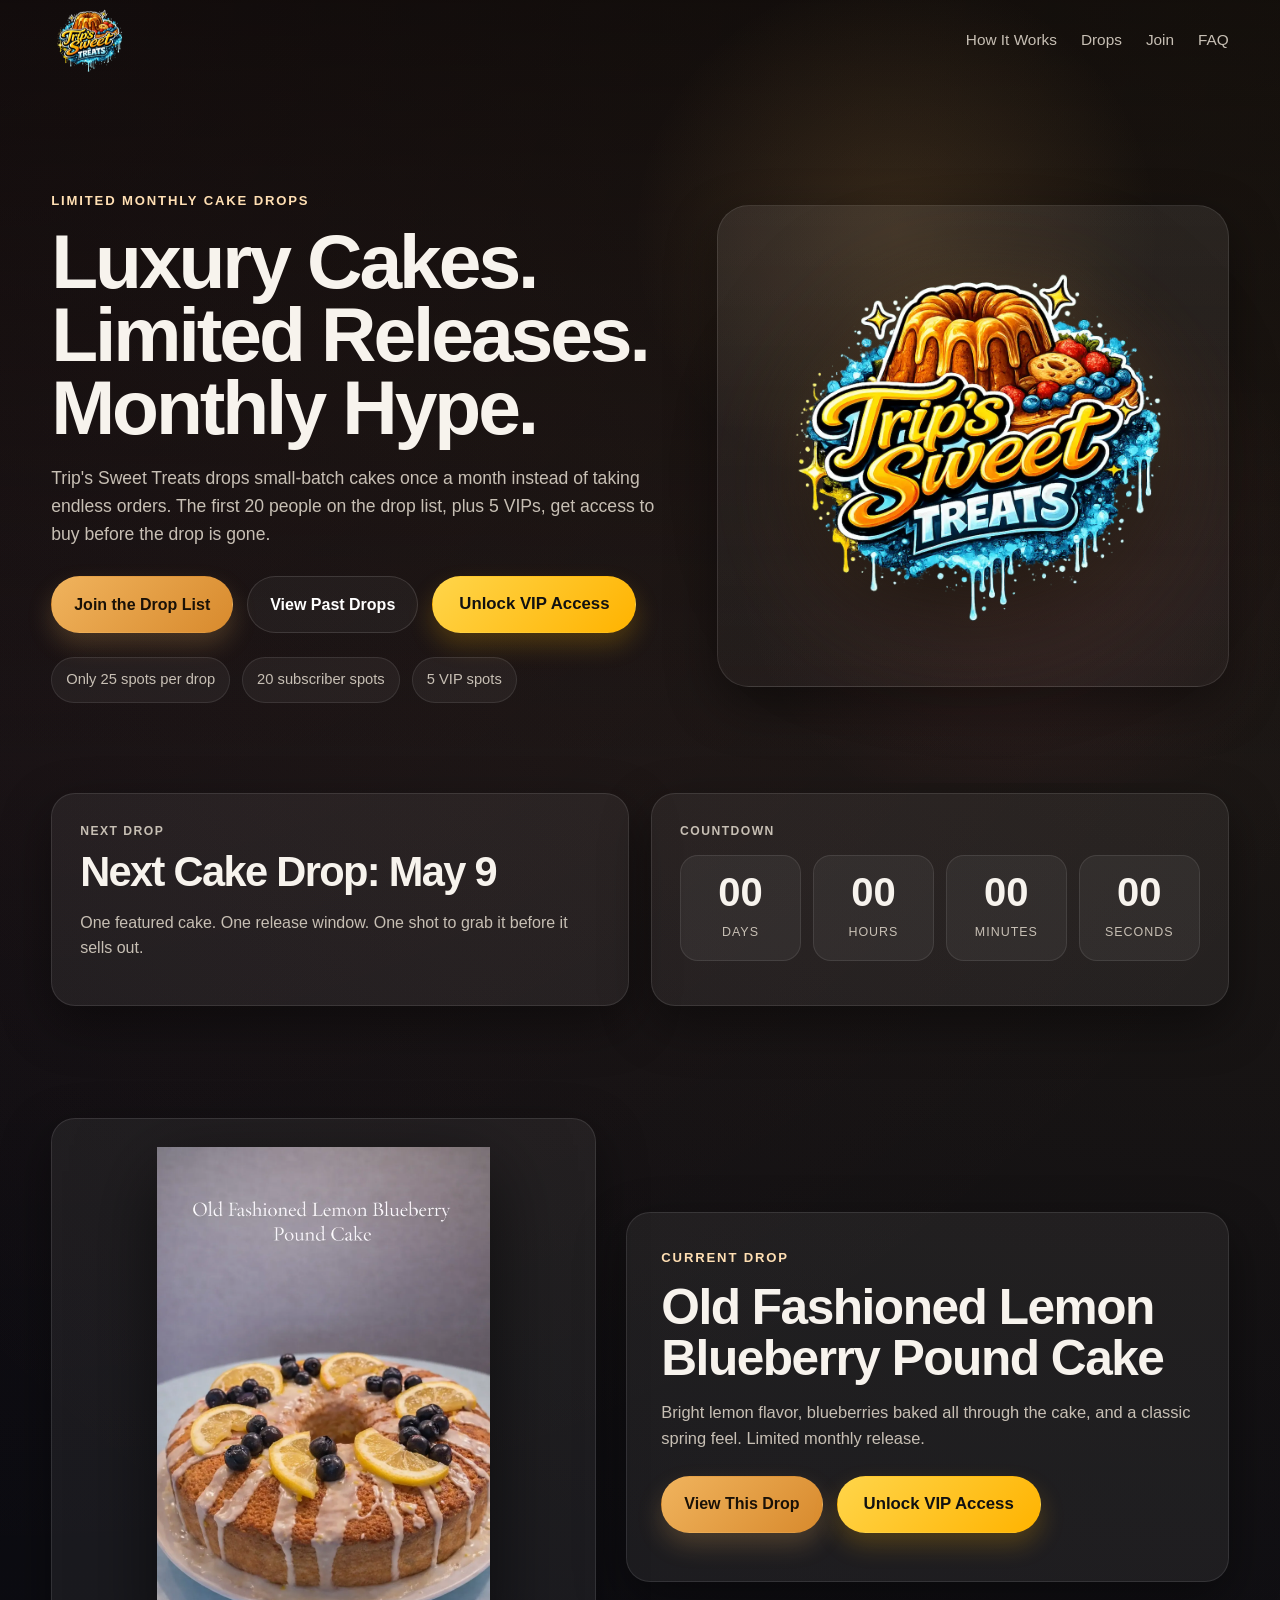
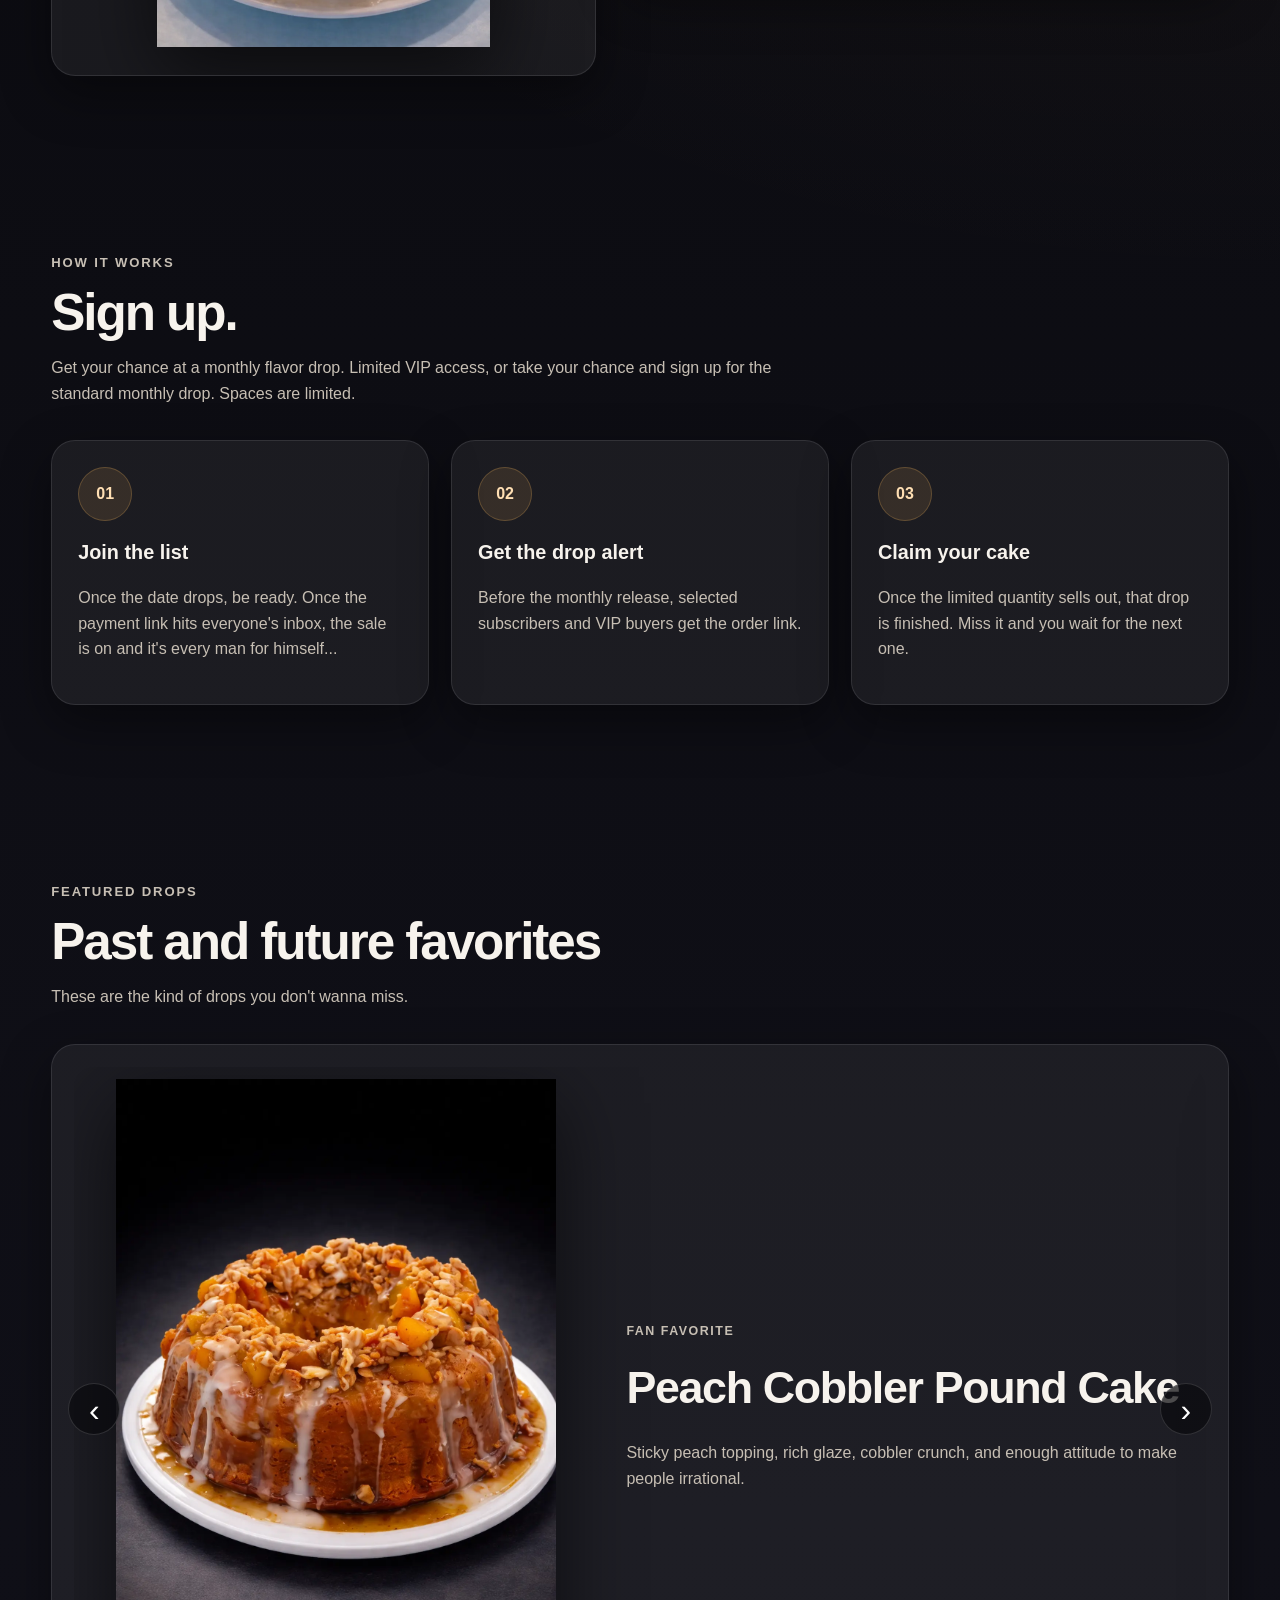
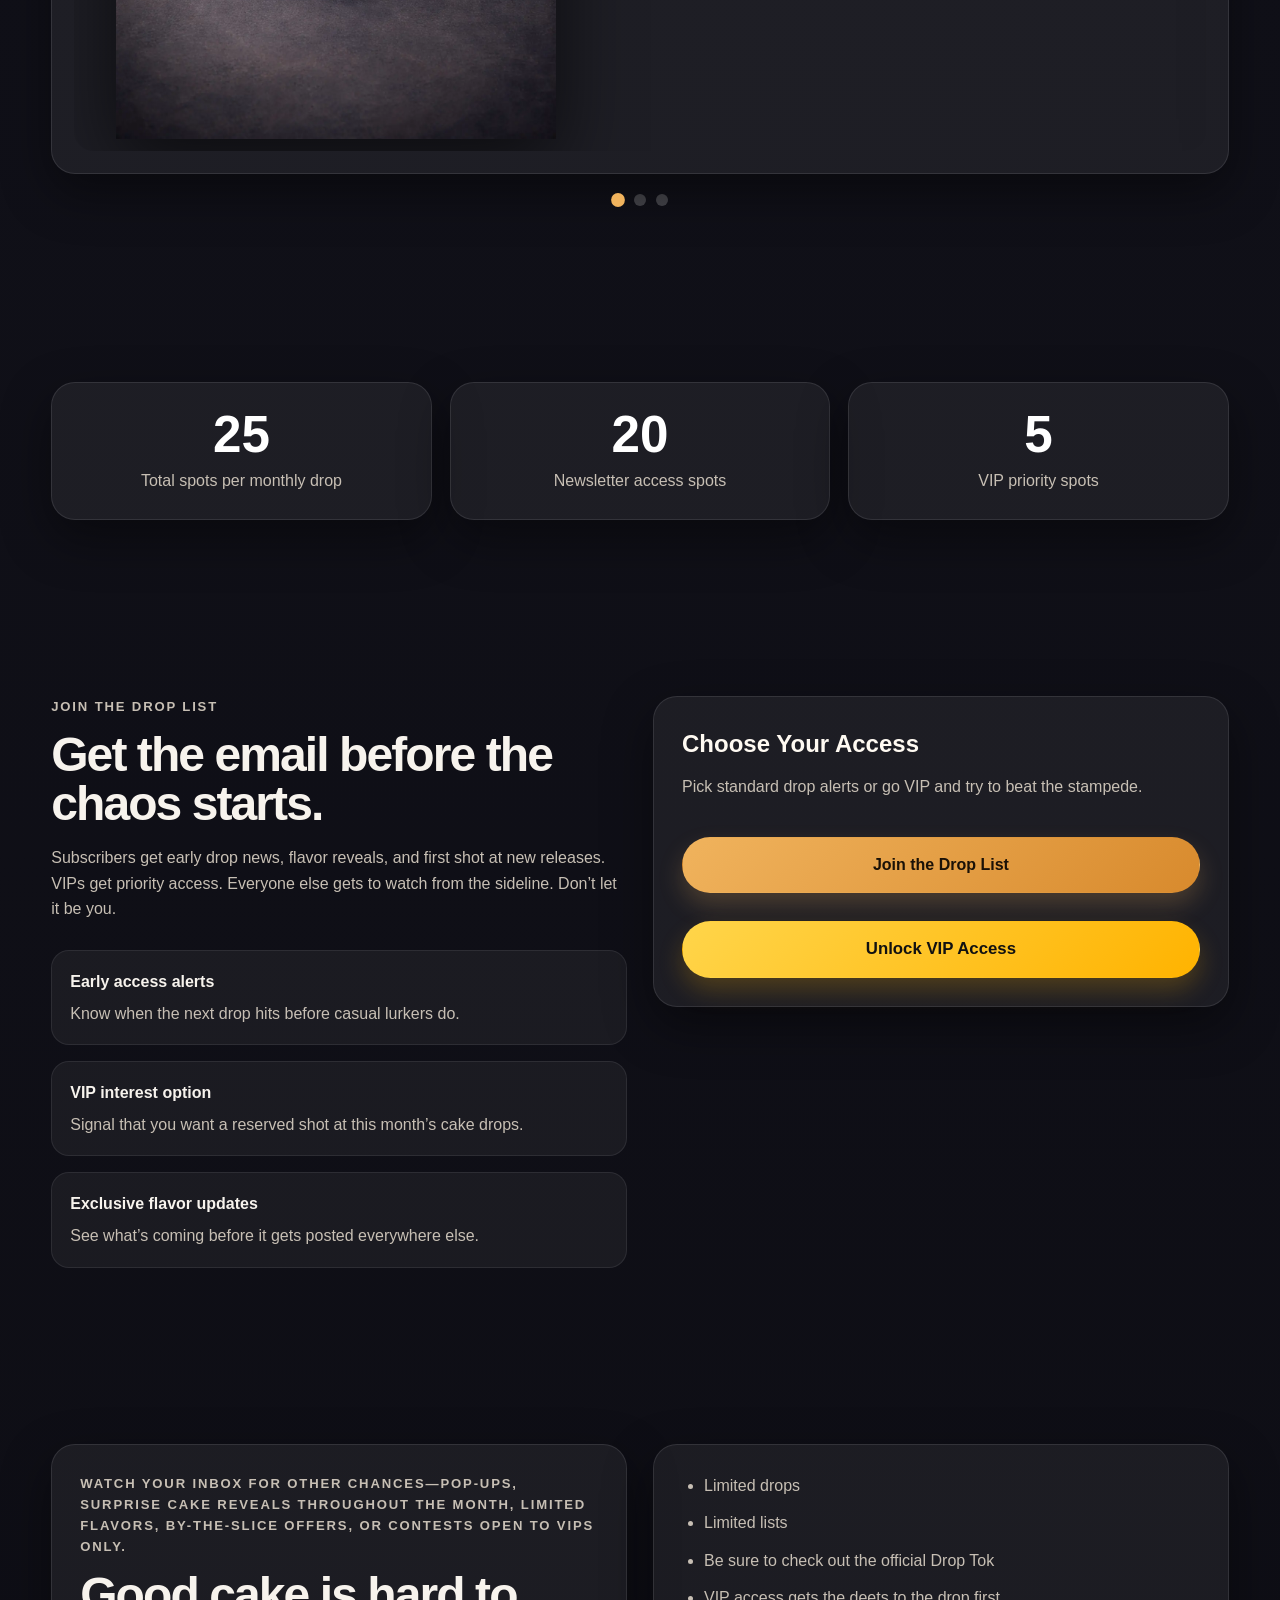
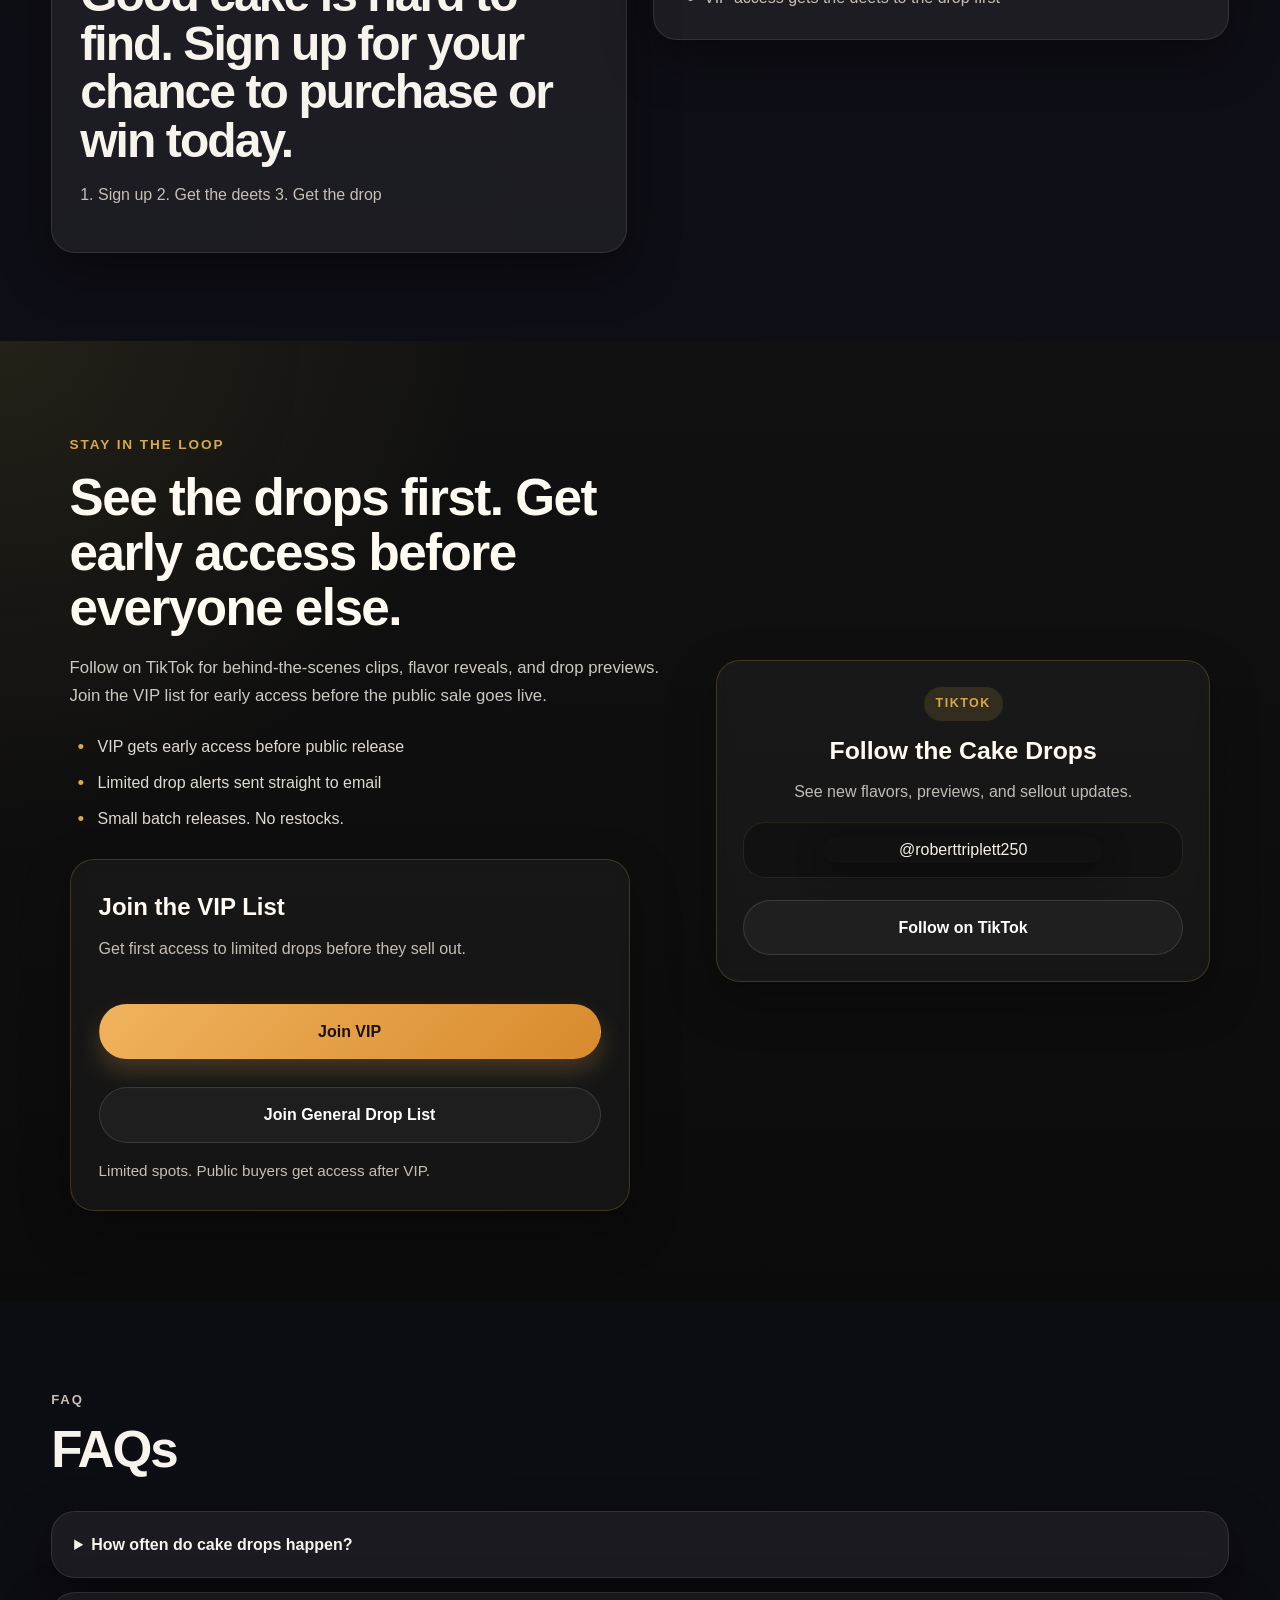
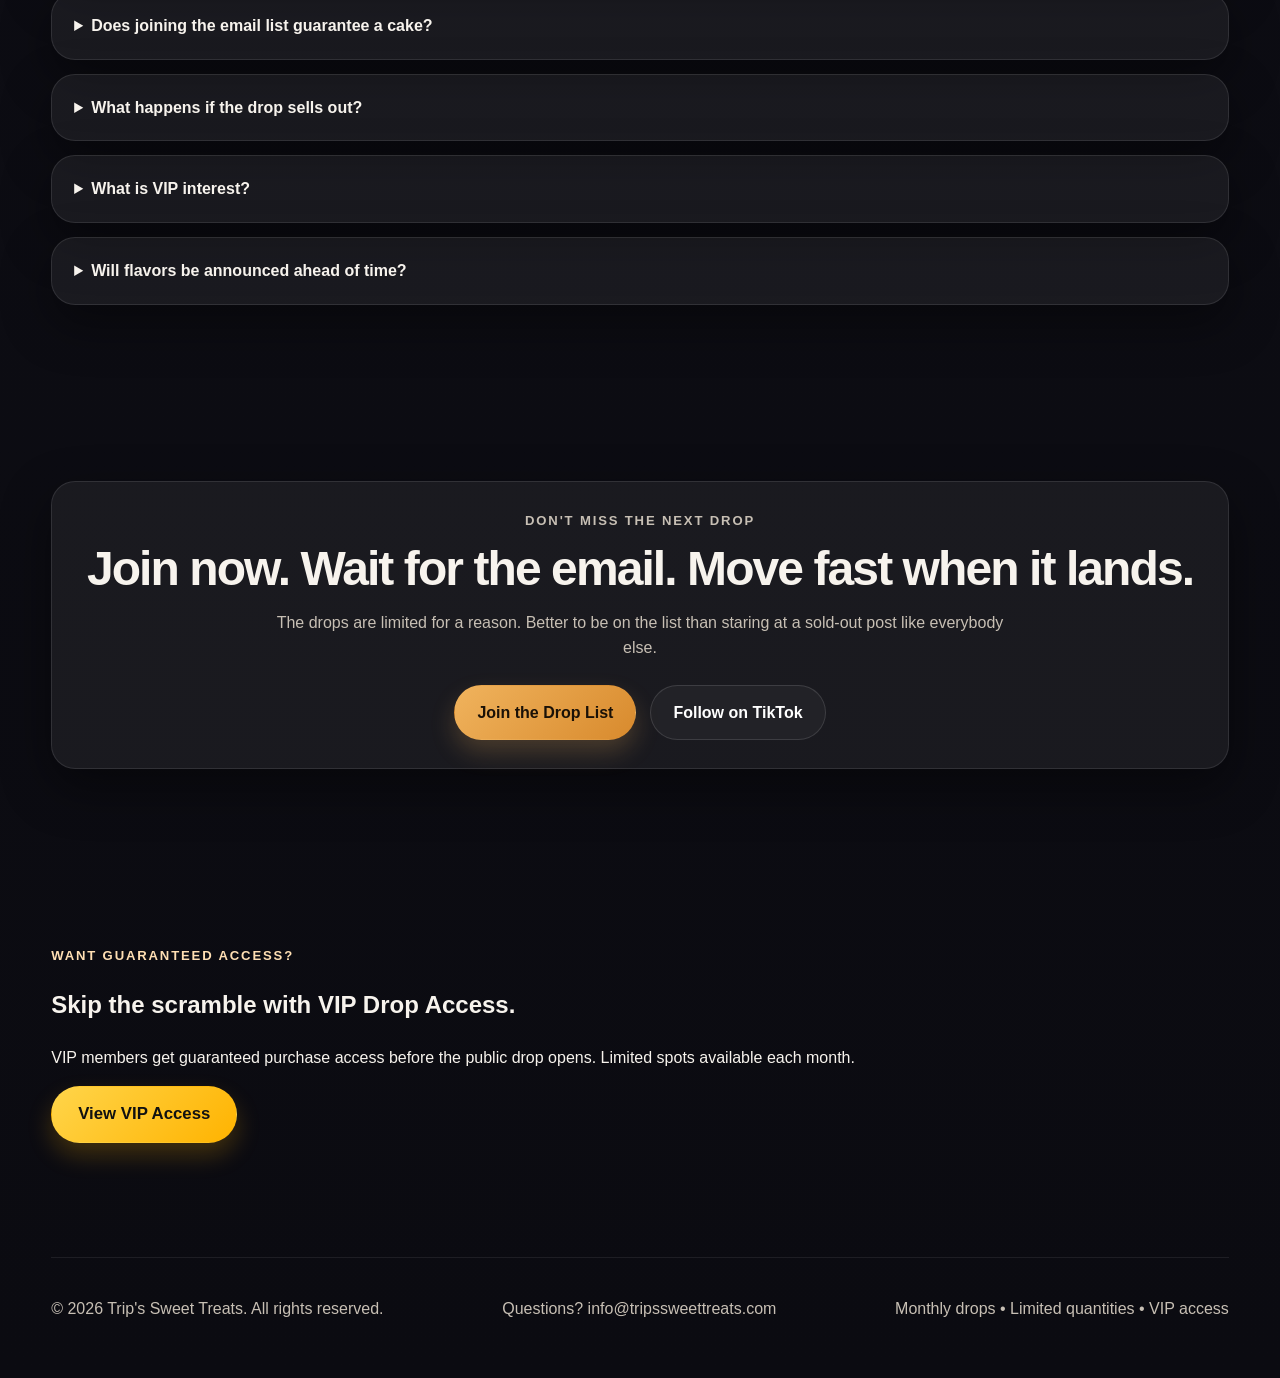
<file: index.html>
<!DOCTYPE html>
<html lang="en">
<head>
  <meta charset="UTF-8" />
  <meta name="viewport" content="width=device-width, initial-scale=1.0" />
  <title>Trip's Sweet Treats | Monthly Cake Drops</title>
  <meta
    name="description"
    content="Trip's Sweet Treats releases limited monthly cake drops. Join the list for early access, VIP priority, and exclusive cake releases." />
  <link rel="stylesheet" href="style.css" />

  <!-- MailerLite Universal -->
  <script>
    (function(w,d,e,u,f,l,n){w[f]=w[f]||function(){(w[f].q=w[f].q||[])
    .push(arguments);},l=d.createElement(e),l.async=1,l.src=u,
    n=d.getElementsByTagName(e)[0],n.parentNode.insertBefore(l,n);})
    (window,document,'script','https://assets.mailerlite.com/js/universal.js','ml');
    ml('account', '2236682');
  </script>
  <!-- End MailerLite Universal -->
</head>
<body>

  <header class="site-header">
    <div class="container nav-wrap">
      <a href="#" class="brand" aria-label="Trip's Sweet Treats Home">
        <img
          src="images/trips-sweet-treats-logo.webp"
          alt="Trip's Sweet Treats logo"
          class="brand-logo"
        />
      </a>

      <nav class="main-nav">
        <a href="#how-it-works">How It Works</a>
        <a href="#featured-drops">Drops</a>
        <a
          href="javascript:void(0)"
          class="ml-onclick-form"
          onclick="ml('show', 'XTBykF', true)"
        >Join</a>
        <a href="#faq">FAQ</a>
      </nav>
    </div>
  </header>

  <main>
    <section class="hero">
      <div class="hero-overlay"></div>
      <div class="container hero-grid">

        <div class="hero-content">
          <p class="eyebrow">Limited Monthly Cake Drops</p>
          <h1>Luxury Cakes.<br>Limited Releases.<br>Monthly Hype.</h1>
          <p class="hero-text">
            Trip's Sweet Treats drops small-batch cakes once a month instead of
            taking endless orders. The first 20 people on the drop list, plus 5 VIPs,
            get access to buy before the drop is gone.
          </p>

          <div class="hero-actions">
            <a
              href="javascript:void(0)"
              class="btn btn-primary ml-onclick-form"
              onclick="ml('show', 'XTBykF', true)"
            >Join the Drop List</a>

            <a href="#featured-drops" class="btn btn-secondary">View Past Drops</a>

            <a
              href="javascript:void(0)"
              class="btn btn-secondary vip-btn ml-onclick-form"
              onclick="ml('show', 'tnzaLd', true)"
            >Unlock VIP Access</a>
          </div>

          <div class="hero-badges">
            <span>Only 25 spots per drop</span>
            <span>20 subscriber spots</span>
            <span>5 VIP spots</span>
          </div>
        </div>

        <div class="hero-visual">
          <div class="hero-logo-card">
            <img
              src="images/trips-sweet-treats-logo-dark.webp"
              alt="Trip's Sweet Treats"
              class="hero-logo"
            />
          </div>
        </div>

      </div>
    </section>

    <section class="announcement">
      <div class="container announcement-grid">
        <div class="announcement-card">
          <p class="mini-label">Next Drop</p>
          <h2>Next Cake Drop: May 9</h2>
          <p>
            One featured cake. One release window. One shot to grab it before it sells out.
          </p>
        </div>

        <div class="announcement-card countdown-card">
          <p class="mini-label">Countdown</p>
          <div class="countdown" id="countdown">
            <div class="time-box">
              <strong id="days">00</strong>
              <span>Days</span>
            </div>
            <div class="time-box">
              <strong id="hours">00</strong>
              <span>Hours</span>
            </div>
            <div class="time-box">
              <strong id="minutes">00</strong>
              <span>Minutes</span>
            </div>
            <div class="time-box">
              <strong id="seconds">00</strong>
              <span>Seconds</span>
            </div>
          </div>
        </div>
      </div>
    </section>

    <section class="next-drop section" id="next-drop">
      <div class="container next-drop-grid">
        <div class="next-drop-image">
          <img
            src="images/lemon-blueberry-pound-cake.webp"
            alt="Old Fashioned Lemon Blueberry Pound Cake"
            class="next-drop-photo"
          />
        </div>

        <div class="next-drop-copy">
          <p class="eyebrow">Current Drop</p>
          <h2>Old Fashioned Lemon Blueberry Pound Cake</h2>
          <p class="next-drop-subtext">
            Bright lemon flavor, blueberries baked all through the cake, and a classic spring feel.
            Limited monthly release.
          </p>

          <div class="next-drop-actions">
            <a href="drop.html" class="btn btn-primary">View This Drop</a>
            <a
              href="javascript:void(0)"
              class="btn btn-secondary vip-btn ml-onclick-form"
              onclick="ml('show', 'tnzaLd', true)"
            >Unlock VIP Access</a>
          </div>
        </div>
      </div>
    </section>

    <section class="how-it-works section" id="how-it-works">
      <div class="container">
        <div class="section-heading">
          <p class="eyebrow">How It Works</p>
          <h2>Sign up.</h2>
          <p>
            Get your chance at a monthly flavor drop. Limited VIP access, or take your chance and sign up for the standard monthly drop. Spaces are limited.
          </p>
        </div>

        <div class="steps-grid">
          <article class="step-card">
            <div class="step-number">01</div>
            <h3>Join the list</h3>
            <p>
              Once the date drops, be ready. Once the payment link hits everyone's inbox, the sale is on and it's every man for himself...
            </p>
          </article>

          <article class="step-card">
            <div class="step-number">02</div>
            <h3>Get the drop alert</h3>
            <p>
              Before the monthly release, selected subscribers and VIP buyers get the order link.
            </p>
          </article>

          <article class="step-card">
            <div class="step-number">03</div>
            <h3>Claim your cake</h3>
            <p>
              Once the limited quantity sells out, that drop is finished.
              Miss it and you wait for the next one.
            </p>
          </article>
        </div>
      </div>
    </section>

    <section class="featured-drops section" id="featured-drops">
      <div class="container">
        <div class="section-heading">
          <p class="eyebrow">Featured Drops</p>
          <h2>Past and future favorites</h2>
          <p>
            These are the kind of drops you don't wanna miss.
          </p>
        </div>

        <div class="carousel-shell">
          <button class="carousel-btn prev" type="button" onclick="prevSlide()" aria-label="Previous slide">‹</button>

          <div class="carousel-window">
            <div class="carousel-track" id="carouselTrack">

              <article class="cake-slide active">
                <div class="cake-image-wrap">
                  <img
                    src="images/peach-cobbler-pound-cake.webp"
                    alt="Peach Cobbler Pound Cake"
                    loading="lazy"
                  />
                </div>
                <div class="cake-copy">
                  <p class="cake-tag">Fan Favorite</p>
                  <h3>Peach Cobbler Pound Cake</h3>
                  <p>
                    Sticky peach topping, rich glaze, cobbler crunch, and enough attitude
                    to make people irrational.
                  </p>
                </div>
              </article>

              <article class="cake-slide">
                <div class="cake-image-wrap">
                  <img
                    src="images/strawberry-crunch-pound-cake.webp"
                    alt="Strawberry Crunch Pound Cake"
                    loading="lazy"
                  />
                </div>
                <div class="cake-copy">
                  <p class="cake-tag">Spring Drop</p>
                  <h3>Strawberry Crunch Pound Cake</h3>
                  <p>
                    Fresh strawberries, cream glaze, buttery cake, and that crunchy topping
                    people lose their minds over.
                  </p>
                </div>
              </article>

              <article class="cake-slide">
                <div class="cake-image-wrap">
                  <img
                    src="images/apple-caramel-pound-cake.webp"
                    alt="Apple Caramel Pound Cake"
                    loading="lazy"
                  />
                </div>
                <div class="cake-copy">
                  <p class="cake-tag">Cold Weather Killer</p>
                  <h3>Apple Caramel Pound Cake</h3>
                  <p>
                    Deep caramel, soft apple topping, and old-school comfort dressed up
                    like it knows it tastes better.
                  </p>
                </div>
              </article>

            </div>
          </div>

          <button class="carousel-btn next" type="button" onclick="nextSlide()" aria-label="Next slide">›</button>
        </div>

        <div class="carousel-dots">
          <button class="dot active" onclick="goToSlide(0)" aria-label="Go to slide 1"></button>
          <button class="dot" onclick="goToSlide(1)" aria-label="Go to slide 2"></button>
          <button class="dot" onclick="goToSlide(2)" aria-label="Go to slide 3"></button>
        </div>
      </div>
    </section>

    <section class="stats section">
      <div class="container stats-grid">
        <div class="stat-card">
          <strong>25</strong>
          <span>Total spots per monthly drop</span>
        </div>
        <div class="stat-card">
          <strong>20</strong>
          <span>Newsletter access spots</span>
        </div>
        <div class="stat-card">
          <strong>5</strong>
          <span>VIP priority spots</span>
        </div>
      </div>
    </section>

    <section class="join-drop section" id="join-drop">
      <div class="container join-grid">

        <div class="join-copy">
          <p class="eyebrow">Join the Drop List</p>
          <h2>Get the email before the chaos starts.</h2>
          <p>
            Subscribers get early drop news, flavor reveals, and first shot at new releases.
            VIPs get priority access. Everyone else gets to watch from the sideline.
            Don’t let it be you.
          </p>

          <div class="join-points">
            <div class="join-point">
              <strong>Early access alerts</strong>
              <p>Know when the next drop hits before casual lurkers do.</p>
            </div>
            <div class="join-point">
              <strong>VIP interest option</strong>
              <p>Signal that you want a reserved shot at this month’s cake drops.</p>
            </div>
            <div class="join-point">
              <strong>Exclusive flavor updates</strong>
              <p>See what’s coming before it gets posted everywhere else.</p>
            </div>
          </div>
        </div>

        <div class="join-form-card">
          <div class="drop-form">
            <h3>Choose Your Access</h3>
            <p>
              Pick standard drop alerts or go VIP and try to beat the stampede.
            </p>

            <div style="display: flex; flex-direction: column; gap: 14px; margin-top: 20px;">
              <a
                href="javascript:void(0)"
                class="btn btn-primary btn-full ml-onclick-form"
                onclick="ml('show', 'XTBykF', true)"
              >Join the Drop List</a>

              <a
                href="javascript:void(0)"
                class="btn btn-secondary btn-full vip-btn ml-onclick-form"
                onclick="ml('show', 'tnzaLd', true)"
              >Unlock VIP Access</a>
            </div>
          </div>
        </div>

      </div>
    </section>

    <section class="social-proof section">
      <div class="container proof-grid">
        <div class="proof-card">
          <p class="eyebrow">Watch your inbox for other chances—pop-ups, surprise cake reveals throughout the month, limited flavors, by-the-slice offers, or contests open to VIPs only.</p>
          <h2>Good cake is hard to find. Sign up for your chance to purchase or win today.</h2>
          <p>
            1. Sign up 2. Get the deets 3. Get the drop
          </p>
        </div>

        <div class="proof-card">
          <ul class="proof-list">
            <li>Limited drops</li>
            <li>Limited lists</li>
            <li>Be sure to check out the official Drop Tok</li>
            <li>VIP access gets the deets to the drop first</li>
          </ul>
        </div>
      </div>
    </section>

    <section class="social-proof-signup" id="follow-join">
      <div class="container social-proof-grid">

        <div class="social-copy">
          <p class="eyebrow">Stay in the loop</p>
          <h2>See the drops first. Get early access before everyone else.</h2>
          <p class="social-subtext">
            Follow on TikTok for behind-the-scenes clips, flavor reveals, and drop previews.
            Join the VIP list for early access before the public sale goes live.
          </p>

          <ul class="social-benefits">
            <li>VIP gets early access before public release</li>
            <li>Limited drop alerts sent straight to email</li>
            <li>Small batch releases. No restocks.</li>
          </ul>

          <div class="vip-signup-card">
            <h3>Join the VIP List</h3>
            <p>Get first access to limited drops before they sell out.</p>

            <div style="display: flex; flex-direction: column; gap: 14px; margin-top: 20px;">
              <a
                href="javascript:void(0)"
                class="btn btn-primary vip-submit ml-onclick-form"
                onclick="ml('show', 'tnzaLd', true)"
              >Join VIP</a>

              <a
                href="javascript:void(0)"
                class="btn btn-secondary ml-onclick-form"
                onclick="ml('show', 'XTBykF', true)"
              >Join General Drop List</a>
            </div>

            <small class="vip-note">
              Limited spots. Public buyers get access after VIP.
            </small>
          </div>
        </div>

        <div class="social-media-card">
          <div class="social-card-top">
            <span class="social-badge">TikTok</span>
            <h3>Follow the Cake Drops</h3>
            <p>See new flavors, previews, and sellout updates.</p>
          </div>

          <div class="tiktok-shell">
            <blockquote
              class="tiktok-embed"
              cite="https://www.tiktok.com/@roberttriplett250"
              data-unique-id="roberttriplett250"
              data-embed-type="creator">
              <section>
                <a target="_blank" href="https://www.tiktok.com/@roberttriplett250?refer=creator_embed">
                  @roberttriplett250
                </a>
              </section>
            </blockquote>
          </div>

          <a href="https://www.tiktok.com/@roberttriplett250" target="_blank" class="btn btn-secondary social-follow-btn">
            Follow on TikTok
          </a>
        </div>

      </div>
    </section>

    <script async src="https://www.tiktok.com/embed.js"></script>

    <section class="faq section" id="faq">
      <div class="container">
        <div class="section-heading">
          <p class="eyebrow">FAQ</p>
          <h2>FAQs</h2>
        </div>

        <div class="faq-list">
          <details>
            <summary>How often do cake drops happen?</summary>
            <p>Right now, Trip's Sweet Treats drops cakes once a month.</p>
          </details>

          <details>
            <summary>Does joining the email list guarantee a cake?</summary>
            <p>No. It gives you a chance at drop access. VIP buyers get reserved priority spots.</p>
          </details>

          <details>
            <summary>What happens if the drop sells out?</summary>
            <p>It’s over. You stay on the list and wait for the next release.</p>
          </details>

          <details>
            <summary>What is VIP interest?</summary>
            <p>It tells the brand you want priority access when VIP spots are assigned.</p>
          </details>

          <details>
            <summary>Will flavors be announced ahead of time?</summary>
            <p>Usually yes. Subscribers and VIP buyers get the updates first.</p>
          </details>
        </div>
      </div>
    </section>

    <section class="final-cta section">
      <div class="container final-cta-card">
        <p class="eyebrow">Don't Miss the Next Drop</p>
        <h2>Join now. Wait for the email. Move fast when it lands.</h2>
        <p>
          The drops are limited for a reason. Better to be on the list than staring at a sold-out post
          like everybody else.
        </p>

        <div class="final-actions">
          <a
            href="javascript:void(0)"
            class="btn btn-primary ml-onclick-form"
            onclick="ml('show', 'XTBykF', true)"
          >Join the Drop List</a>

          <a href="https://www.tiktok.com/@roberttriplett250" target="_blank" rel="noopener" class="btn btn-secondary">Follow on TikTok</a>
        </div>
      </div>
    </section>

    <section class="vip-teaser section">
      <div class="container">
        <div class="vip-teaser-box">
          <p class="eyebrow">Want Guaranteed Access?</p>
          <h2>Skip the scramble with VIP Drop Access.</h2>
          <p>
            VIP members get guaranteed purchase access before the public drop opens.
            Limited spots available each month.
          </p>
          <a
            href="javascript:void(0)"
            class="btn btn-primary vip-btn ml-onclick-form"
            onclick="ml('show', 'tnzaLd', true)"
          >View VIP Access</a>
        </div>
      </div>
    </section>
  </main>

  <footer class="site-footer">
    <div class="container footer-wrap">
      <p>© 2026 Trip's Sweet Treats. All rights reserved.</p>
      <p>Questions? <a href="mailto:info@tripssweettreats.com">info@tripssweettreats.com</a></p>
      <p>Monthly drops • Limited quantities • VIP access</p>
    </div>
  </footer>

  <script>
    const targetDate = new Date("2026-05-09T12:00:00").getTime();

    function updateCountdown() {
      const now = new Date().getTime();
      const distance = targetDate - now;

      if (distance <= 0) {
        document.getElementById("days").textContent = "00";
        document.getElementById("hours").textContent = "00";
        document.getElementById("minutes").textContent = "00";
        document.getElementById("seconds").textContent = "00";
        return;
      }

      const days = Math.floor(distance / (1000 * 60 * 60 * 24));
      const hours = Math.floor((distance / (1000 * 60 * 60)) % 24);
      const minutes = Math.floor((distance / (1000 * 60)) % 60);
      const seconds = Math.floor((distance / 1000) % 60);

      document.getElementById("days").textContent = String(days).padStart(2, "0");
      document.getElementById("hours").textContent = String(hours).padStart(2, "0");
      document.getElementById("minutes").textContent = String(minutes).padStart(2, "0");
      document.getElementById("seconds").textContent = String(seconds).padStart(2, "0");
    }

    updateCountdown();
    setInterval(updateCountdown, 1000);

    let currentSlide = 0;
    const track = document.getElementById("carouselTrack");
    const slides = document.querySelectorAll(".cake-slide");
    const dots = document.querySelectorAll(".dot");

    function updateCarousel() {
      track.style.transform = `translateX(-${currentSlide * 100}%)`;

      slides.forEach((slide, index) => {
        slide.classList.toggle("active", index === currentSlide);
      });

      dots.forEach((dot, index) => {
        dot.classList.toggle("active", index === currentSlide);
      });
    }

    function nextSlide() {
      currentSlide = (currentSlide + 1) % slides.length;
      updateCarousel();
    }

    function prevSlide() {
      currentSlide = (currentSlide - 1 + slides.length) % slides.length;
      updateCarousel();
    }

    function goToSlide(index) {
      currentSlide = index;
      updateCarousel();
    }

    setInterval(nextSlide, 5000);
  </script>

</body>
</html>
</file>
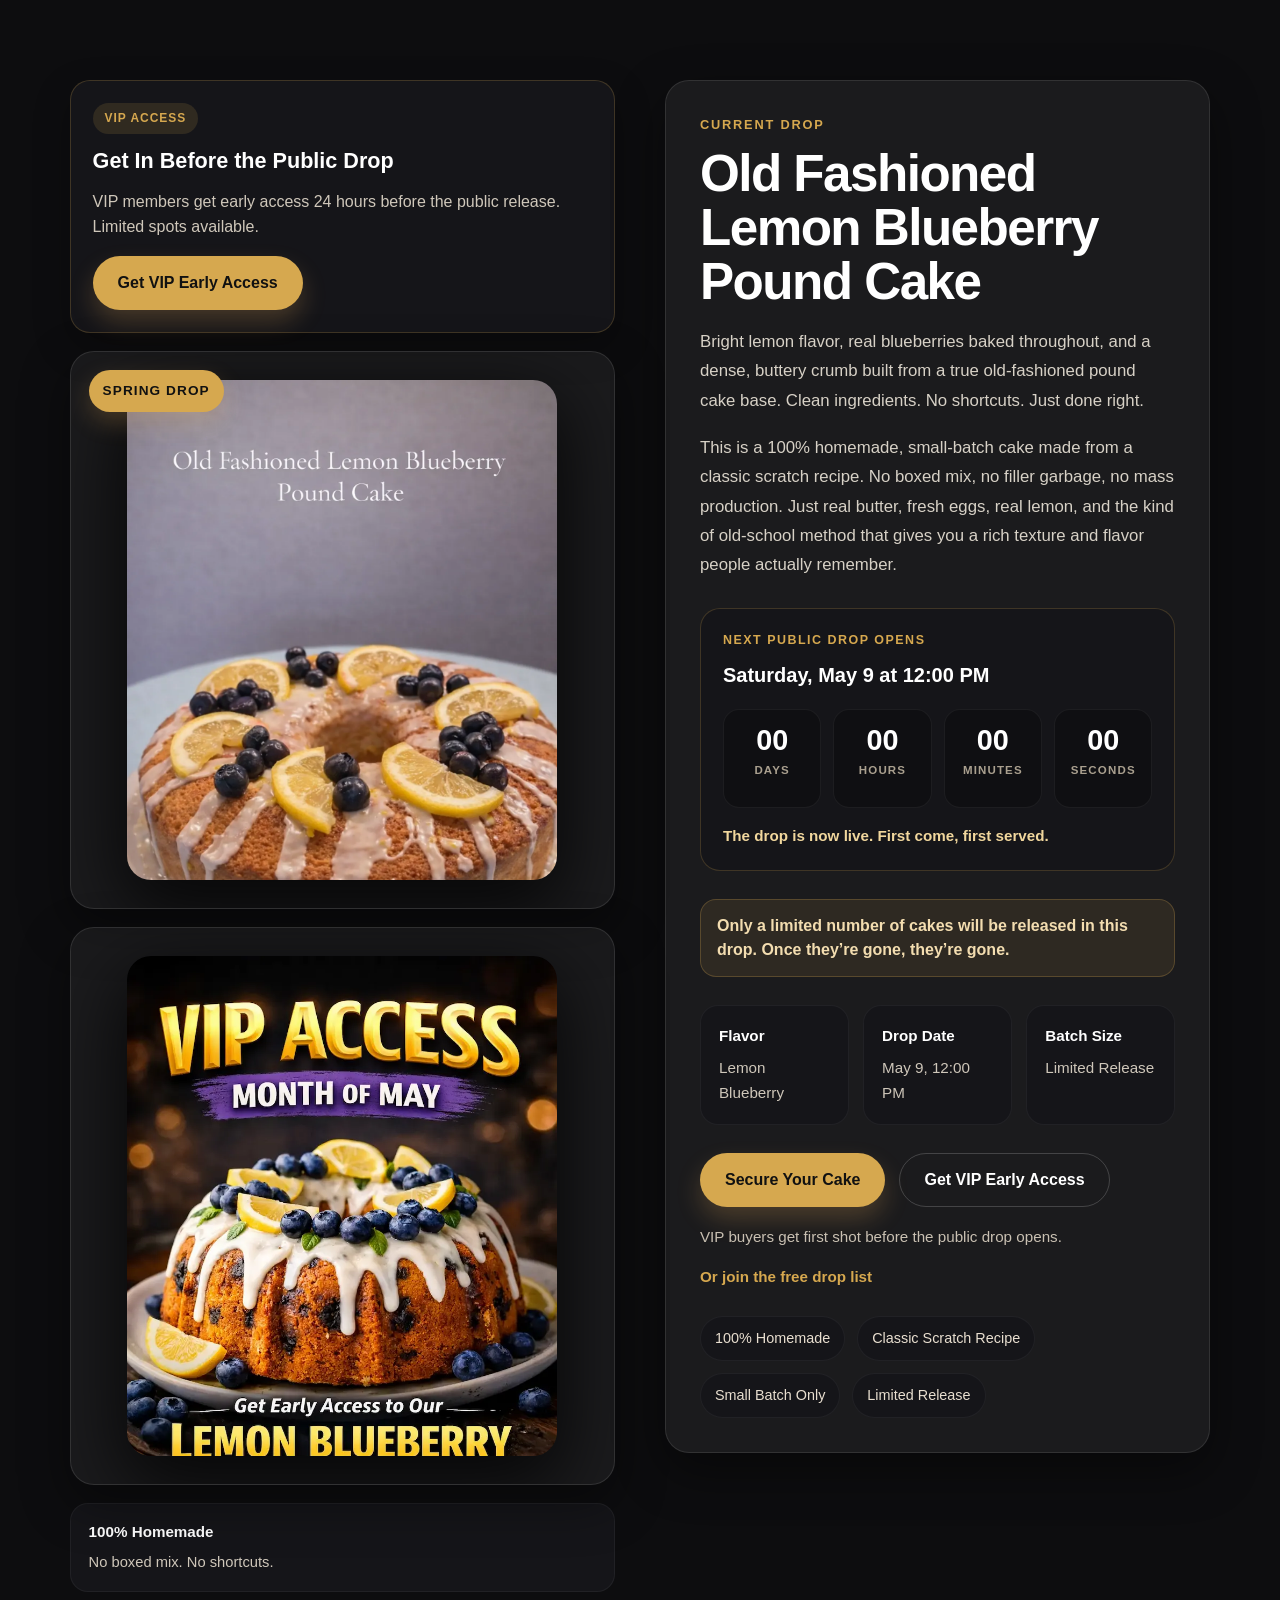
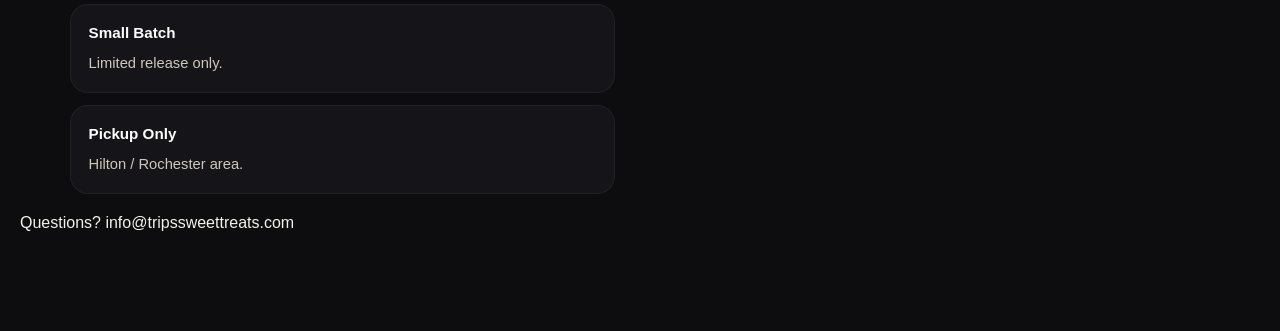
<file: drop.html>
<!DOCTYPE html>
<html lang="en">
<head>
  <meta charset="UTF-8" />
  <meta name="viewport" content="width=device-width, initial-scale=1.0" />

  <title>Lemon Blueberry Cake Drop | Hilton NY & Rochester NY | Trips Sweet Treats</title>
  <meta name="description" content="Limited lemon blueberry cake drop in Hilton, NY and Rochester, NY. Small batch, homemade bundt cakes. VIP early access available before public release. Pickup only. Once sold out, it’s gone." />
  <meta name="keywords" content="cake drop Hilton NY, Rochester NY desserts, bundt cake Rochester NY, lemon blueberry cake Hilton NY, small batch bakery Rochester, luxury cakes Rochester NY, cake pickup Hilton NY" />
  <meta name="robots" content="index, follow" />

  <link rel="stylesheet" href="style.css" />

  <!-- MailerLite Universal -->
  <script>
    (function(w,d,e,u,f,l,n){w[f]=w[f]||function(){(w[f].q=w[f].q||[])
    .push(arguments);},l=d.createElement(e),l.async=1,l.src=u,
    n=d.getElementsByTagName(e)[0],n.parentNode.insertBefore(l,n);})
    (window,document,'script','https://assets.mailerlite.com/js/universal.js','ml');
    ml('account', '2236682');
  </script>
  <!-- End MailerLite Universal -->

  <style>
    .next-drop-photo {
      width: 100%;
      display: block;
      border-radius: 24px;
      object-fit: cover;
      object-position: center top;
    }

    .left-proof-box {
      display: grid;
      gap: 12px;
    }

    .left-proof-item {
      background: #151519;
      border: 1px solid rgba(255,255,255,0.05);
      border-radius: 18px;
      padding: 16px 18px;
    }

    .left-proof-item strong {
      display: block;
      color: #fff;
      margin-bottom: 5px;
      font-size: 0.95rem;
    }

    .left-proof-item span {
      color: #cfc7ba;
      font-size: 0.92rem;
      line-height: 1.5;
    }

    .next-drop-image-col {
      display: flex;
      flex-direction: column;
      gap: 18px;
    }

    .drop-mini-card {
      background: #151519;
      border: 1px solid rgba(214, 168, 79, 0.22);
      border-radius: 20px;
      padding: 22px;
      box-shadow: 0 14px 36px rgba(0,0,0,0.25);
    }

    .mini-badge {
      display: inline-block;
      margin-bottom: 10px;
      padding: 6px 12px;
      border-radius: 999px;
      background: rgba(214, 168, 79, 0.14);
      color: #d6a84f;
      font-size: 0.75rem;
      font-weight: 700;
      text-transform: uppercase;
      letter-spacing: 0.08em;
    }

    .drop-mini-card h3 {
      margin: 0 0 10px;
      color: #fff;
      font-size: 1.35rem;
    }

    .drop-mini-card p {
      margin: 0 0 16px;
      color: #cfc7ba;
      line-height: 1.6;
    }

    .next-drop {
      padding: 80px 20px;
      background: #0d0d0f;
      color: #f5f1e8;
    }

    .container {
      max-width: 1200px;
      margin: 0 auto;
    }

    .next-drop-grid {
      display: grid;
      grid-template-columns: 1fr 1fr;
      gap: 50px;
      align-items: start;
    }

    .next-drop-image {
      position: relative;
    }

    .drop-badge {
      position: absolute;
      top: 18px;
      left: 18px;
      background: #d6a84f;
      color: #111;
      font-weight: 700;
      font-size: 0.85rem;
      letter-spacing: 0.08em;
      text-transform: uppercase;
      padding: 10px 14px;
      border-radius: 999px;
      z-index: 2;
    }

    .next-drop-photo {
      width: 100%;
      display: block;
      border-radius: 24px;
      object-fit: cover;
      box-shadow: 0 20px 60px rgba(0,0,0,0.35);
    }

    .eyebrow {
      font-size: 0.8rem;
      letter-spacing: 0.14em;
      text-transform: uppercase;
      color: #d6a84f;
      margin-bottom: 12px;
      font-weight: 700;
    }

    .next-drop-copy h2 {
      font-size: clamp(2rem, 4vw, 3.5rem);
      line-height: 1.05;
      margin-bottom: 18px;
      color: #fff;
    }

    .next-drop-subtext,
    .next-drop-description {
      font-size: 1.05rem;
      line-height: 1.75;
      color: #d7d1c6;
      margin-bottom: 18px;
    }

    .drop-launch-box {
      background: #151519;
      border: 1px solid rgba(214, 168, 79, 0.22);
      border-radius: 20px;
      padding: 22px;
      margin: 28px 0;
    }

    .drop-launch-label {
      font-size: 0.78rem;
      text-transform: uppercase;
      letter-spacing: 0.12em;
      color: #d6a84f;
      font-weight: 700;
      margin-bottom: 8px;
    }

    .drop-launch-time {
      font-size: 1.25rem;
      font-weight: 700;
      color: #fff;
      margin-bottom: 18px;
    }

    .countdown {
      display: grid;
      grid-template-columns: repeat(4, 1fr);
      gap: 12px;
      margin-top: 10px;
    }

    .countdown-box {
      background: #0f0f12;
      border-radius: 16px;
      padding: 16px 10px;
      text-align: center;
      border: 1px solid rgba(255,255,255,0.06);
    }

    .countdown-box span {
      display: block;
    }

    .countdown-number {
      font-size: 1.8rem;
      font-weight: 800;
      color: #fff;
      line-height: 1;
      margin-bottom: 6px;
    }

    .countdown-label {
      font-size: 0.72rem;
      letter-spacing: 0.1em;
      text-transform: uppercase;
      color: #aaa08f;
    }

    .drop-status {
      margin-top: 16px;
      font-size: 0.95rem;
      color: #f1d79d;
      font-weight: 600;
    }

    .next-drop-details {
      display: grid;
      grid-template-columns: repeat(3, 1fr);
      gap: 14px;
      margin: 28px 0;
    }

    .drop-detail {
      background: #151519;
      border-radius: 18px;
      padding: 18px;
      border: 1px solid rgba(255,255,255,0.05);
    }

    .drop-detail strong {
      display: block;
      color: #fff;
      margin-bottom: 6px;
      font-size: 0.95rem;
    }

    .drop-detail span {
      color: #cfc7ba;
      font-size: 0.95rem;
    }

    .urgency-bar {
      background: rgba(214, 168, 79, 0.1);
      border: 1px solid rgba(214, 168, 79, 0.25);
      color: #f3ddb0;
      border-radius: 16px;
      padding: 14px 16px;
      margin-bottom: 22px;
      font-weight: 600;
      line-height: 1.5;
    }

    .next-drop-actions {
      display: flex;
      flex-wrap: wrap;
      gap: 14px;
      margin: 26px 0 18px;
    }

    .btn {
      display: inline-flex;
      align-items: center;
      justify-content: center;
      min-height: 54px;
      padding: 0 24px;
      border-radius: 999px;
      text-decoration: none;
      font-weight: 700;
      transition: 0.2s ease;
      cursor: pointer;
    }

    .btn-primary {
      background: #d6a84f;
      color: #111;
    }

    .btn-primary:hover {
      transform: translateY(-2px);
    }

    .btn-secondary {
      background: transparent;
      color: #fff;
      border: 1px solid rgba(255,255,255,0.18);
    }

    .btn-secondary:hover {
      border-color: #d6a84f;
      color: #d6a84f;
    }

    .next-drop-note,
    .text-link {
      color: #c9c0b2;
      font-size: 0.95rem;
    }

    .text-link {
      display: inline-block;
      margin-top: 6px;
      color: #d6a84f;
      text-decoration: none;
      font-weight: 600;
    }

    .drop-proof {
      margin-top: 26px;
      display: flex;
      flex-wrap: wrap;
      gap: 12px;
    }

    .proof-pill {
      background: #151519;
      color: #e9dfd0;
      border: 1px solid rgba(255,255,255,0.05);
      padding: 10px 14px;
      border-radius: 999px;
      font-size: 0.9rem;
    }

    @media (max-width: 900px) {
      .next-drop-grid {
        grid-template-columns: 1fr;
      }

      .next-drop-details {
        grid-template-columns: 1fr;
      }

      .countdown {
        grid-template-columns: repeat(2, 1fr);
      }
    }
  </style>
</head>
<body>

<section class="next-drop section" id="next-drop">
  <div class="container next-drop-grid">

    <div class="next-drop-image-col">
      <div class="drop-mini-card">
        <span class="mini-badge">VIP Access</span>
        <h3>Get In Before the Public Drop</h3>
        <p>VIP members get early access 24 hours before the public release. Limited spots available.</p>
        <a
          href="javascript:void(0)"
          class="btn btn-primary ml-onclick-form"
          onclick="ml('show', 'tnzaLd', true)"
        >Get VIP Early Access</a>
      </div>

      <div class="next-drop-image">
        <div class="drop-badge">Spring Drop</div>
        <img
          src="images/lemon-blueberry-pound-cake.webp"
          alt="Old Fashioned Lemon Blueberry Pound Cake"
          class="next-drop-photo"
        />
      </div>

      <div class="next-drop-image secondary-image">
        <img
          src="images/vip-may-cake.webp"
          alt="VIP Access May Cake Drop"
          class="next-drop-photo"
        />
      </div>

      <div class="left-proof-box">
        <div class="left-proof-item">
          <strong>100% Homemade</strong>
          <span>No boxed mix. No shortcuts.</span>
        </div>
        <div class="left-proof-item">
          <strong>Small Batch</strong>
          <span>Limited release only.</span>
        </div>
        <div class="left-proof-item">
          <strong>Pickup Only</strong>
          <span>Hilton / Rochester area.</span>
        </div>
      </div>
    </div>

    <div class="next-drop-copy">
      <p class="eyebrow">Current Drop</p>

      <h2>Old Fashioned Lemon Blueberry Pound Cake</h2>

      <p class="next-drop-subtext">
        Bright lemon flavor, real blueberries baked throughout, and a dense, buttery crumb built from a true old-fashioned pound cake base. Clean ingredients. No shortcuts. Just done right.
      </p>

      <p class="next-drop-description">
        This is a 100% homemade, small-batch cake made from a classic scratch recipe. No boxed mix, no filler garbage, no mass production. Just real butter, fresh eggs, real lemon, and the kind of old-school method that gives you a rich texture and flavor people actually remember.
      </p>

      <div class="drop-launch-box">
        <div class="drop-launch-label">Next Public Drop Opens</div>
        <div class="drop-launch-time">Saturday, May 9 at 12:00 PM</div>

        <div class="countdown" id="countdown">
          <div class="countdown-box">
            <span class="countdown-number" id="days">00</span>
            <span class="countdown-label">Days</span>
          </div>
          <div class="countdown-box">
            <span class="countdown-number" id="hours">00</span>
            <span class="countdown-label">Hours</span>
          </div>
          <div class="countdown-box">
            <span class="countdown-number" id="minutes">00</span>
            <span class="countdown-label">Minutes</span>
          </div>
          <div class="countdown-box">
            <span class="countdown-number" id="seconds">00</span>
            <span class="countdown-label">Seconds</span>
          </div>
        </div>

        <div class="drop-status" id="drop-status">
          VIP access opens 24 hours earlier.
        </div>
      </div>

      <div class="urgency-bar">
        Only a limited number of cakes will be released in this drop. Once they’re gone, they’re gone.
      </div>

      <div class="next-drop-details">
        <div class="drop-detail">
          <strong>Flavor</strong>
          <span>Lemon Blueberry</span>
        </div>

        <div class="drop-detail">
          <strong>Drop Date</strong>
          <span>May 9, 12:00 PM</span>
        </div>

        <div class="drop-detail">
          <strong>Batch Size</strong>
          <span>Limited Release</span>
        </div>
      </div>

      <div class="next-drop-actions">
        <a
          href="javascript:void(0)"
          class="btn btn-primary ml-onclick-form"
          onclick="ml('show', 'XTBykF', true)"
        >Secure Your Cake</a>

        <a
          href="javascript:void(0)"
          class="btn btn-secondary ml-onclick-form"
          onclick="ml('show', 'tnzaLd', true)"
        >Get VIP Early Access</a>
      </div>

      <p class="next-drop-note">
        VIP buyers get first shot before the public drop opens.
      </p>

      <a
        href="javascript:void(0)"
        class="text-link ml-onclick-form"
        onclick="ml('show', 'XTBykF', true)"
      >Or join the free drop list</a>

      <div class="drop-proof">
        <span class="proof-pill">100% Homemade</span>
        <span class="proof-pill">Classic Scratch Recipe</span>
        <span class="proof-pill">Small Batch Only</span>
        <span class="proof-pill">Limited Release</span>
      </div>
    </div>

  </div>

  <p>Questions? <a href="mailto:info@tripssweettreats.com">info@tripssweettreats.com</a></p>
</section>

<script>
  const dropDate = new Date("2026-05-09T12:00:00-04:00").getTime();

  const daysEl = document.getElementById("days");
  const hoursEl = document.getElementById("hours");
  const minutesEl = document.getElementById("minutes");
  const secondsEl = document.getElementById("seconds");
  const statusEl = document.getElementById("drop-status");

  function updateCountdown() {
    const now = new Date().getTime();
    const distance = dropDate - now;

    if (distance <= 0) {
      daysEl.textContent = "00";
      hoursEl.textContent = "00";
      minutesEl.textContent = "00";
      secondsEl.textContent = "00";
      statusEl.textContent = "The drop is now live. First come, first served.";
      return;
    }

    const days = Math.floor(distance / (1000 * 60 * 60 * 24));
    const hours = Math.floor((distance % (1000 * 60 * 60 * 24)) / (1000 * 60 * 60));
    const minutes = Math.floor((distance % (1000 * 60 * 60)) / (1000 * 60));
    const seconds = Math.floor((distance % (1000 * 60)) / 1000);

    daysEl.textContent = String(days).padStart(2, "0");
    hoursEl.textContent = String(hours).padStart(2, "0");
    minutesEl.textContent = String(minutes).padStart(2, "0");
    secondsEl.textContent = String(seconds).padStart(2, "0");
  }

  updateCountdown();
  setInterval(updateCountdown, 1000);
</script>

</body>
</html>
</file>
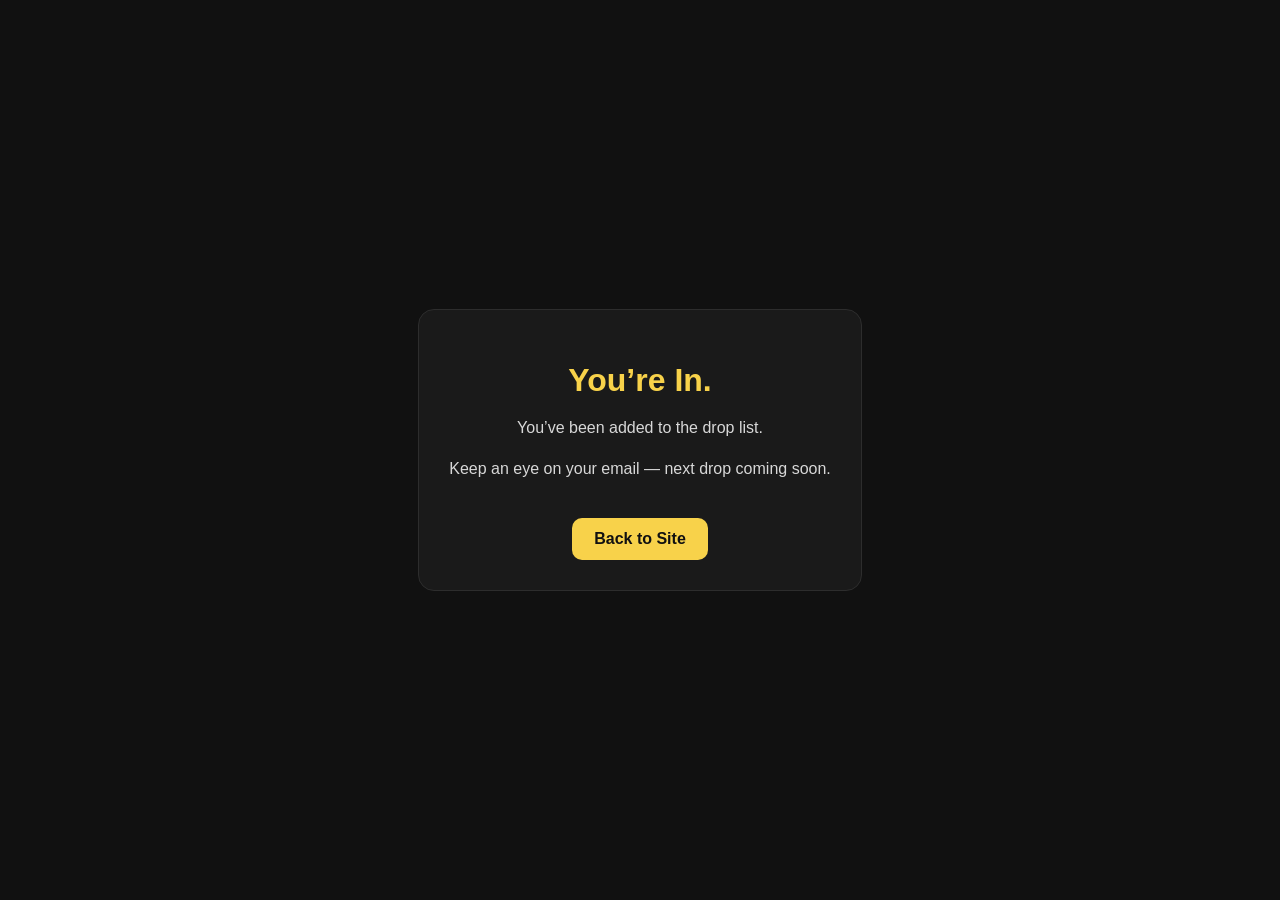
<file: thank-you.html>
<!DOCTYPE html>
<html lang="en">
<head>
  <meta charset="UTF-8" />
  <meta name="viewport" content="width=device-width, initial-scale=1.0"/>
  <title>You're In</title>

  <style>
    body {
      margin: 0;
      font-family: Arial, sans-serif;
      background: #111;
      color: #f5f5f5;
      display: flex;
      align-items: center;
      justify-content: center;
      height: 100vh;
      text-align: center;
    }

    .box {
      max-width: 500px;
      padding: 30px;
      background: #1a1a1a;
      border-radius: 16px;
      border: 1px solid #2d2d2d;
    }

    h1 {
      color: #f8d24a;
      margin-bottom: 10px;
    }

    p {
      color: #d8d8d8;
      line-height: 1.6;
    }

    a {
      display: inline-block;
      margin-top: 20px;
      padding: 12px 22px;
      background: #f8d24a;
      color: #111;
      text-decoration: none;
      font-weight: bold;
      border-radius: 10px;
    }
  </style>
</head>

<body>
  <div class="box">
    <h1>You’re In.</h1>
    <p>You’ve been added to the drop list.</p>
    <p>Keep an eye on your email — next drop coming soon.</p>

    <a href="https://tripssweettreats.com">Back to Site</a>
  </div>
</body>
</html>
</file>
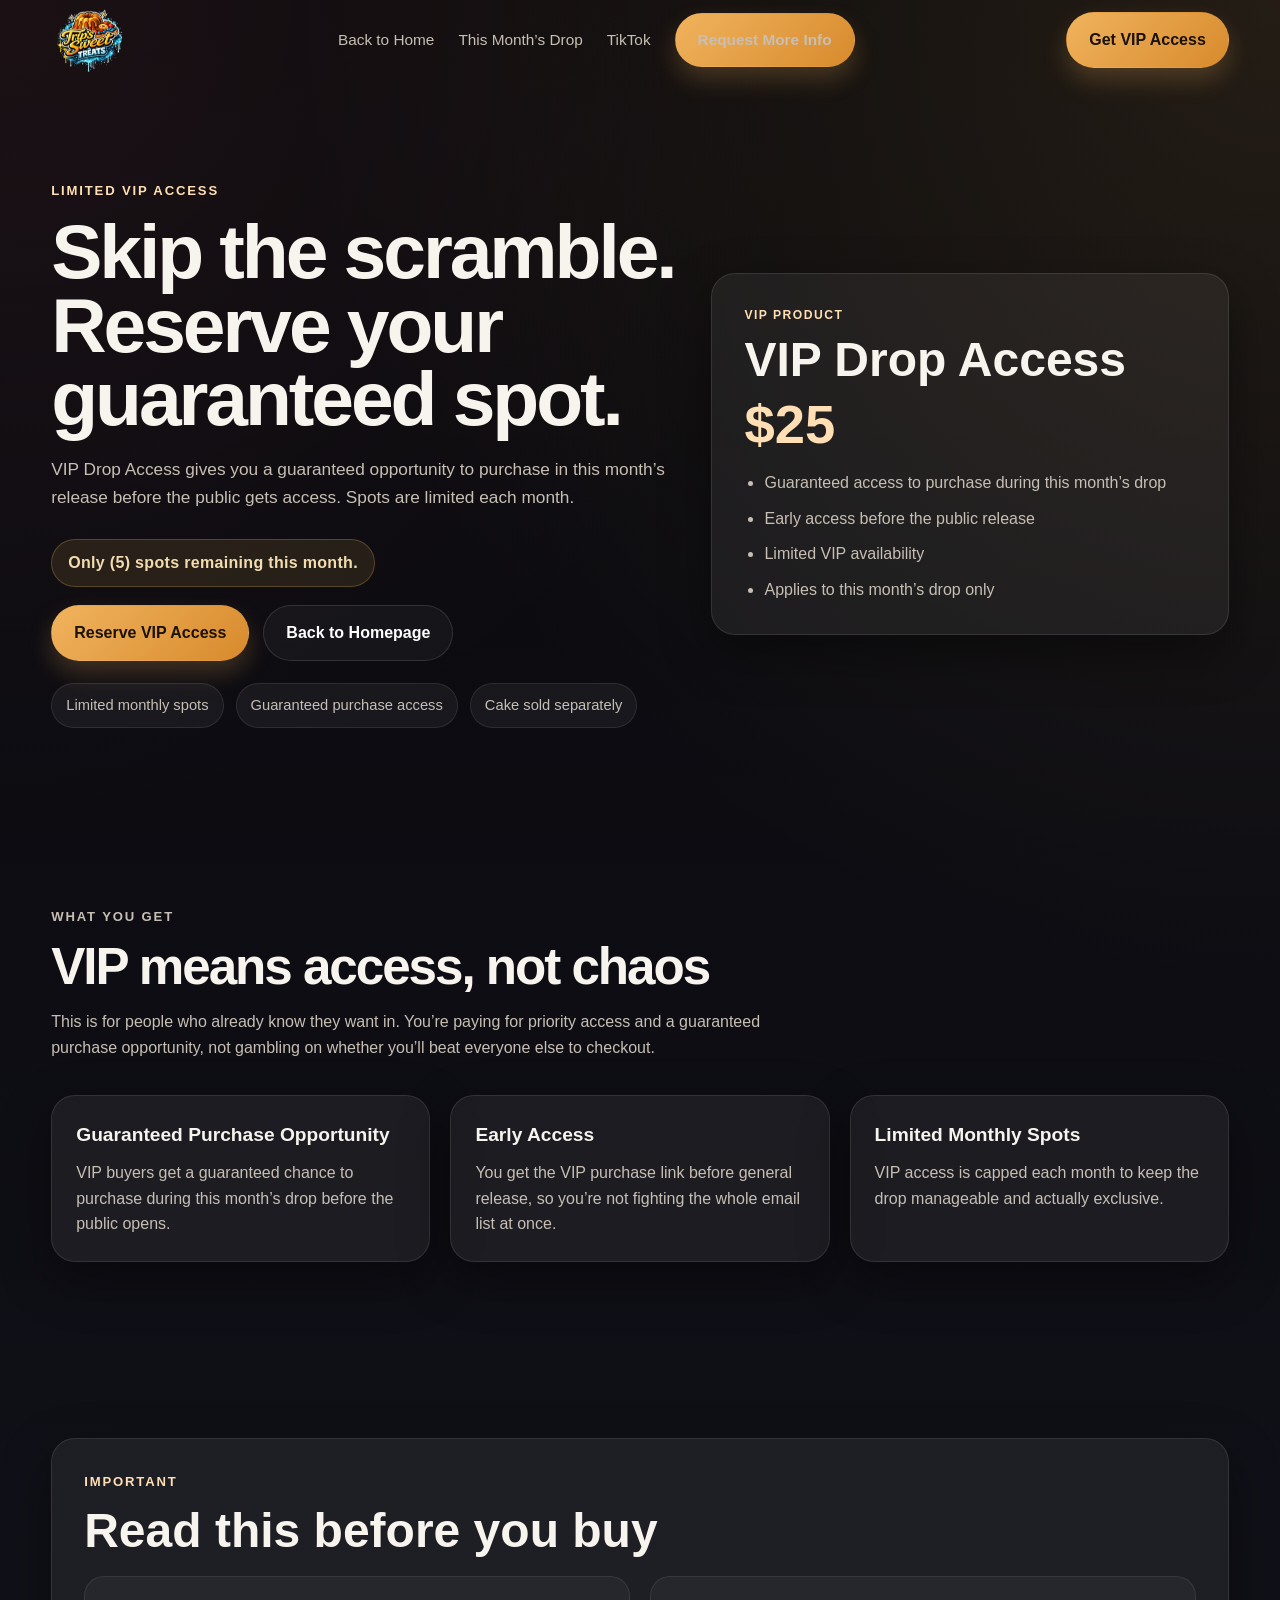
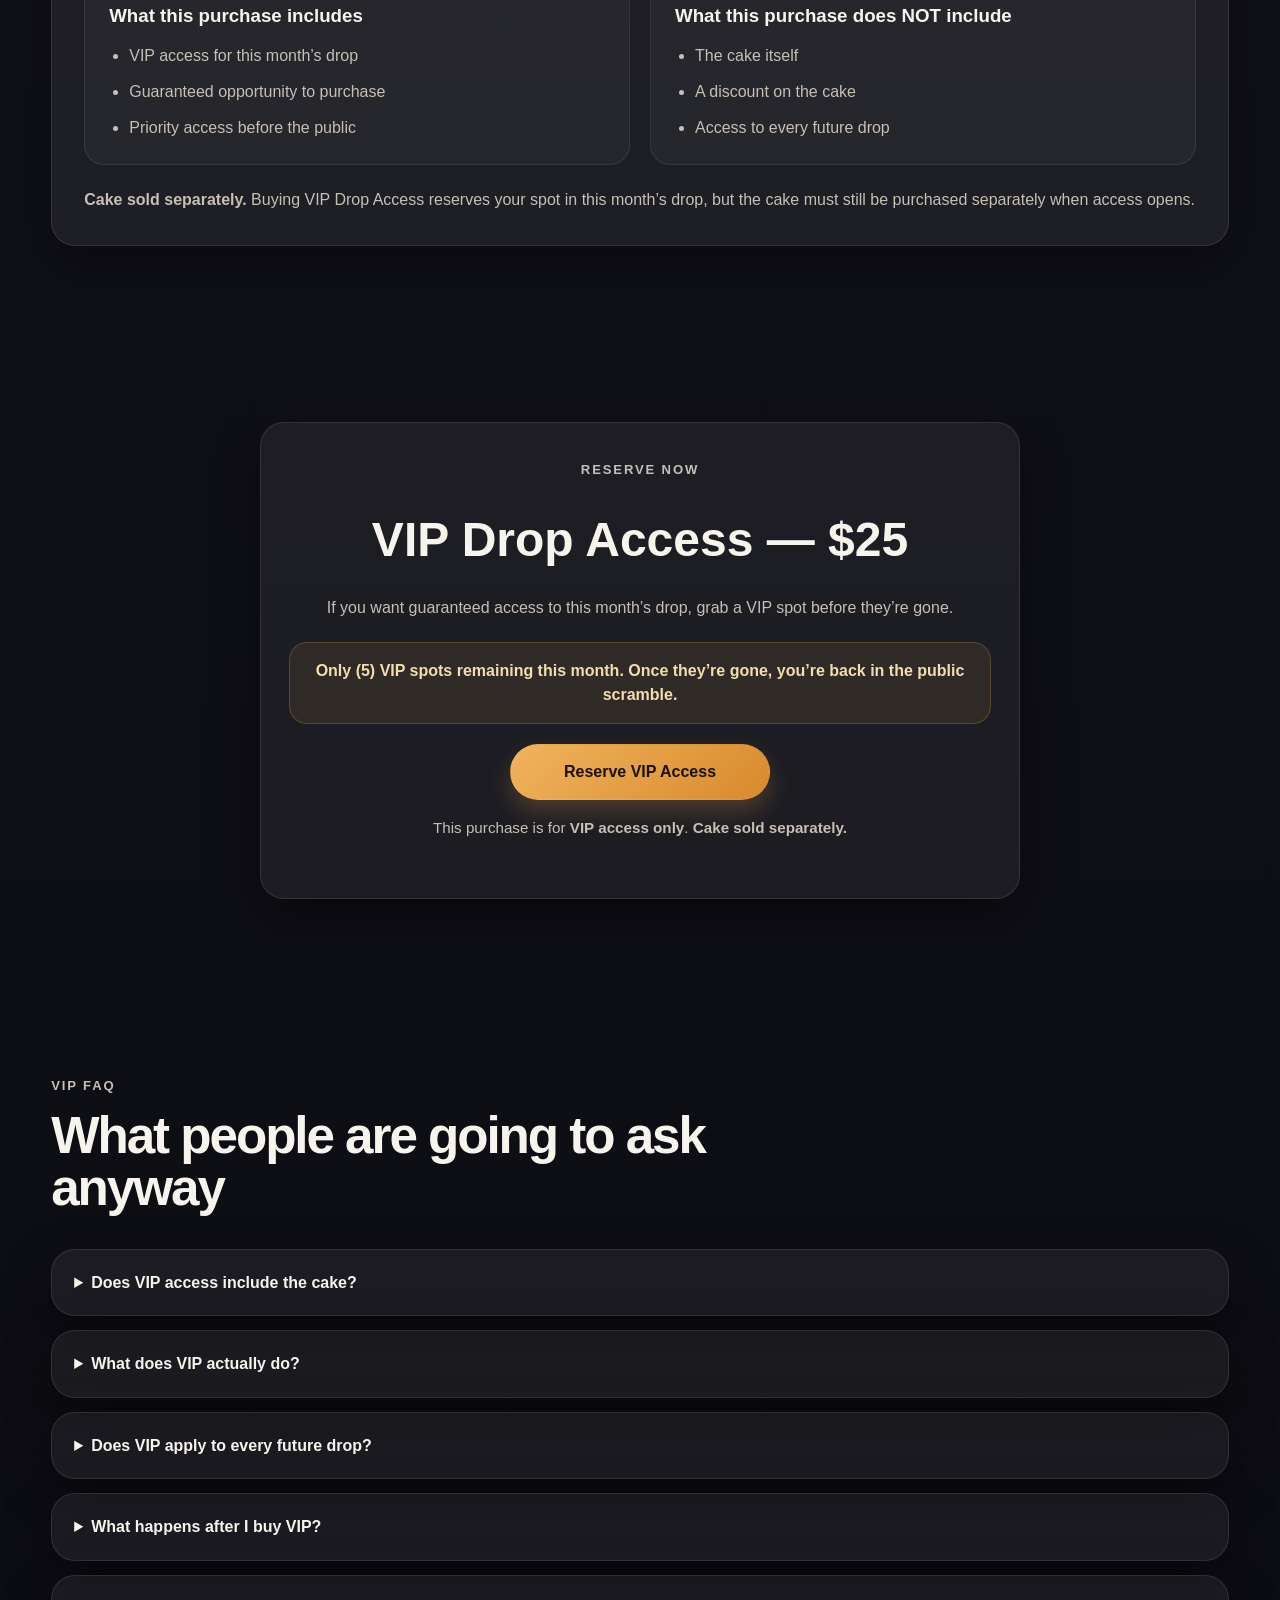
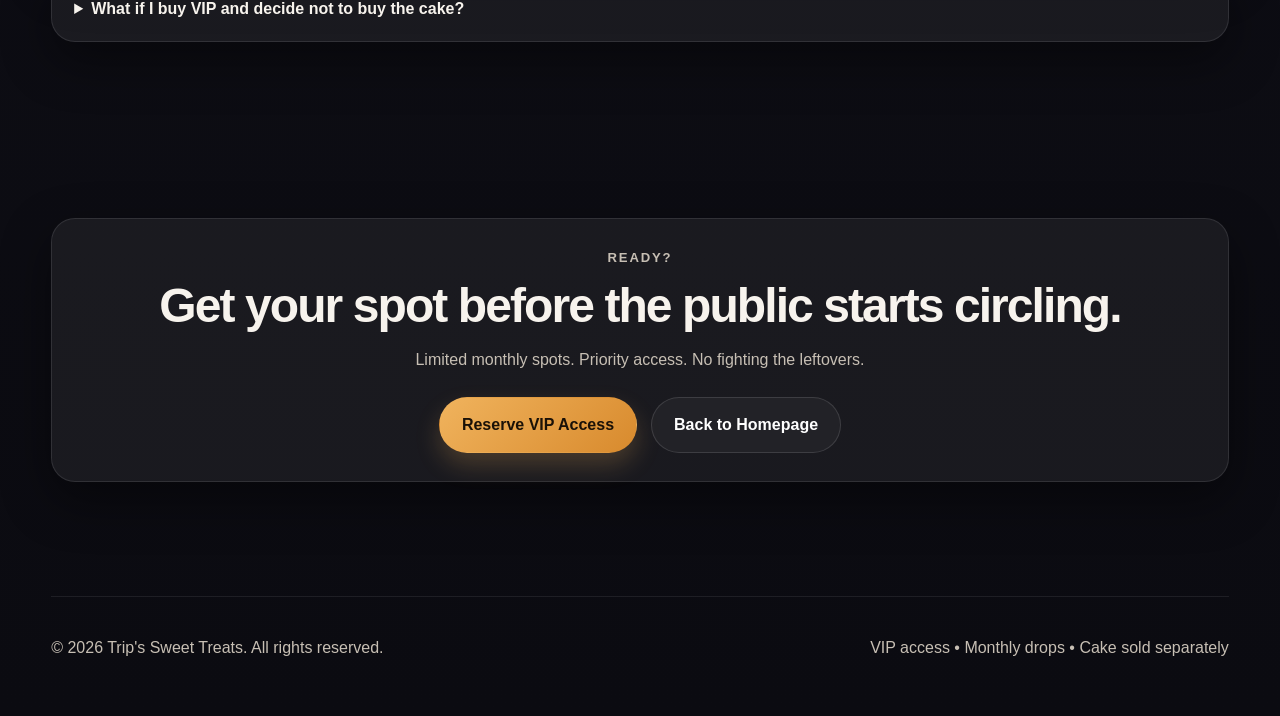
<file: vip-access.html>
<!DOCTYPE html>
<html lang="en">
<head>
  <meta charset="UTF-8" />
  <meta name="viewport" content="width=device-width, initial-scale=1.0" />
  <title>VIP Access | Trip's Sweet Treats</title>
  <meta
    name="description"
    content="Reserve VIP Drop Access for Trip's Sweet Treats. Get guaranteed purchase access before the public release. Cake sold separately."
  />
  <link rel="stylesheet" href="style.css" />

  <!-- MailerLite Universal -->
  <script>
    (function(w,d,e,u,f,l,n){w[f]=w[f]||function(){(w[f].q=w[f].q||[])
    .push(arguments);},l=d.createElement(e),l.async=1,l.src=u,
    n=d.getElementsByTagName(e)[0],n.parentNode.insertBefore(l,n);})
    (window,document,'script','https://assets.mailerlite.com/js/universal.js','ml');
    ml('account', '2236682');
  </script>
  <!-- End MailerLite Universal -->

  <style>
    .vip-spots-alert {
      display: inline-block;
      margin: 0 0 18px;
      padding: 10px 16px;
      border-radius: 999px;
      background: rgba(214, 168, 79, 0.12);
      border: 1px solid rgba(214, 168, 79, 0.28);
      color: #f3ddb0;
      font-weight: 800;
      letter-spacing: 0.02em;
    }

    .vip-urgency-box {
      margin: 0 0 20px;
      padding: 16px 18px;
      border-radius: 18px;
      background: rgba(214, 168, 79, 0.1);
      border: 1px solid rgba(214, 168, 79, 0.24);
      color: #f3ddb0;
      font-weight: 700;
      line-height: 1.5;
    }
  </style>
</head>
<body>

  <header class="site-header">
    <div class="container nav-wrap">
      <a href="index.html" class="brand" aria-label="Trip's Sweet Treats Home">
        <img
          src="images/trips-sweet-treats-logo.webp"
          alt="Trip's Sweet Treats logo"
          class="brand-logo"
        />
      </a>

      <nav class="main-nav">
        <a href="index.html">Back to Home</a>
        <a href="drop.html">This Month’s Drop</a>
        <a href="https://www.tiktok.com/@roberttriplett250" target="_blank" rel="noopener">TikTok</a>
        <a
          href="javascript:void(0)"
          class="btn btn-primary ml-onclick-form"
          onclick="ml('show', 'tnzaLd', true)"
        >Request More Info</a>
      </nav>

      <a href="#vip-buy" class="nav-cta">Get VIP Access</a>
    </div>
  </header>

  <main>
    <section class="vip-hero">
      <div class="container vip-hero-grid">
        <div class="vip-hero-copy">
          <p class="eyebrow">Limited VIP Access</p>
          <h1>Skip the scramble.<br>Reserve your guaranteed spot.</h1>
          <p class="vip-hero-text">
            VIP Drop Access gives you a guaranteed opportunity to purchase in this month’s release
            before the public gets access. Spots are limited each month.
          </p>

          <div class="vip-spots-alert">Only (5) spots remaining this month.</div>

          <div class="vip-hero-actions">
            <a href="#vip-buy" class="btn btn-primary">Reserve VIP Access</a>
            <a href="index.html" class="btn btn-secondary">Back to Homepage</a>
          </div>

          <div class="vip-badges">
            <span>Limited monthly spots</span>
            <span>Guaranteed purchase access</span>
            <span>Cake sold separately</span>
          </div>
        </div>

        <div class="vip-hero-card">
          <p class="mini-label">VIP Product</p>
          <h2>VIP Drop Access</h2>
          <div class="vip-price-big">$25</div>

          <ul class="vip-summary-list">
            <li>Guaranteed access to purchase during this month’s drop</li>
            <li>Early access before the public release</li>
            <li>Limited VIP availability</li>
            <li>Applies to this month’s drop only</li>
          </ul>
        </div>
      </div>
    </section>

    <section class="vip-details section">
      <div class="container">
        <div class="section-heading">
          <p class="eyebrow">What You Get</p>
          <h2>VIP means access, not chaos</h2>
          <p>
            This is for people who already know they want in. You’re paying for priority access
            and a guaranteed purchase opportunity, not gambling on whether you’ll beat everyone else to checkout.
          </p>
        </div>

        <div class="vip-features-grid">
          <article class="vip-feature-card">
            <h3>Guaranteed Purchase Opportunity</h3>
            <p>
              VIP buyers get a guaranteed chance to purchase during this month’s drop before the public opens.
            </p>
          </article>

          <article class="vip-feature-card">
            <h3>Early Access</h3>
            <p>
              You get the VIP purchase link before general release, so you’re not fighting the whole email list at once.
            </p>
          </article>

          <article class="vip-feature-card">
            <h3>Limited Monthly Spots</h3>
            <p>
              VIP access is capped each month to keep the drop manageable and actually exclusive.
            </p>
          </article>
        </div>
      </div>
    </section>

    <section class="vip-important section">
      <div class="container vip-important-box">
        <p class="eyebrow">Important</p>
        <h2>Read this before you buy</h2>

        <div class="vip-rules-grid">
          <div class="vip-rule-card good">
            <h3>What this purchase includes</h3>
            <ul>
              <li>VIP access for this month’s drop</li>
              <li>Guaranteed opportunity to purchase</li>
              <li>Priority access before the public</li>
            </ul>
          </div>

          <div class="vip-rule-card warning">
            <h3>What this purchase does NOT include</h3>
            <ul>
              <li>The cake itself</li>
              <li>A discount on the cake</li>
              <li>Access to every future drop</li>
            </ul>
          </div>
        </div>

        <p class="vip-disclaimer">
          <strong>Cake sold separately.</strong> Buying VIP Drop Access reserves your spot in this month’s drop,
          but the cake must still be purchased separately when access opens.
        </p>
      </div>
    </section>

    <section class="vip-buy section" id="vip-buy">
      <div class="container">
        <div class="vip-buy-card">
          <p class="eyebrow">Reserve Now</p>
          <h2>VIP Drop Access — $25</h2>
          <p>
            If you want guaranteed access to this month’s drop, grab a VIP spot before they’re gone.
          </p>

          <div class="vip-urgency-box">
            Only <strong>(5)</strong> VIP spots remaining this month. Once they’re gone, you’re back in the public scramble.
          </div>

          <a href="YOUR-PAYMENT-LINK-HERE" class="btn btn-primary vip-buy-btn">
            Reserve VIP Access
          </a>

          <p class="vip-buy-note">
            This purchase is for <strong>VIP access only</strong>. <strong>Cake sold separately.</strong>
          </p>
        </div>
      </div>
    </section>

    <section class="vip-faq section">
      <div class="container">
        <div class="section-heading">
          <p class="eyebrow">VIP FAQ</p>
          <h2>What people are going to ask anyway</h2>
        </div>

        <div class="faq-list">
          <details>
            <summary>Does VIP access include the cake?</summary>
            <p>No. VIP access gives you a guaranteed opportunity to purchase during this month’s drop. The cake is sold separately.</p>
          </details>

          <details>
            <summary>What does VIP actually do?</summary>
            <p>It gives you early access and a guaranteed purchase opportunity before the public release opens.</p>
          </details>

          <details>
            <summary>Does VIP apply to every future drop?</summary>
            <p>No. This VIP purchase applies to this month’s drop only unless stated otherwise.</p>
          </details>

          <details>
            <summary>What happens after I buy VIP?</summary>
            <p>You’ll be included in the VIP access list and receive the purchase link before the public release.</p>
          </details>

          <details>
            <summary>What if I buy VIP and decide not to buy the cake?</summary>
            <p>Only buy VIP if you plan to use your access. It reserves a limited spot in the drop.</p>
          </details>
        </div>
      </div>
    </section>

    <section class="final-cta section">
      <div class="container final-cta-card">
        <p class="eyebrow">Ready?</p>
        <h2>Get your spot before the public starts circling.</h2>
        <p>
          Limited monthly spots. Priority access. No fighting the leftovers.
        </p>

        <div class="final-actions">
          <a href="YOUR-PAYMENT-LINK-HERE" class="btn btn-primary">Reserve VIP Access</a>
          <a href="index.html" class="btn btn-secondary">Back to Homepage</a>
        </div>
      </div>
    </section>
  </main>

  <footer class="site-footer">
    <div class="container footer-wrap">
      <p>© 2026 Trip's Sweet Treats. All rights reserved.</p>
      <p>VIP access • Monthly drops • Cake sold separately</p>
    </div>
  </footer>

</body>
</html>
</file>
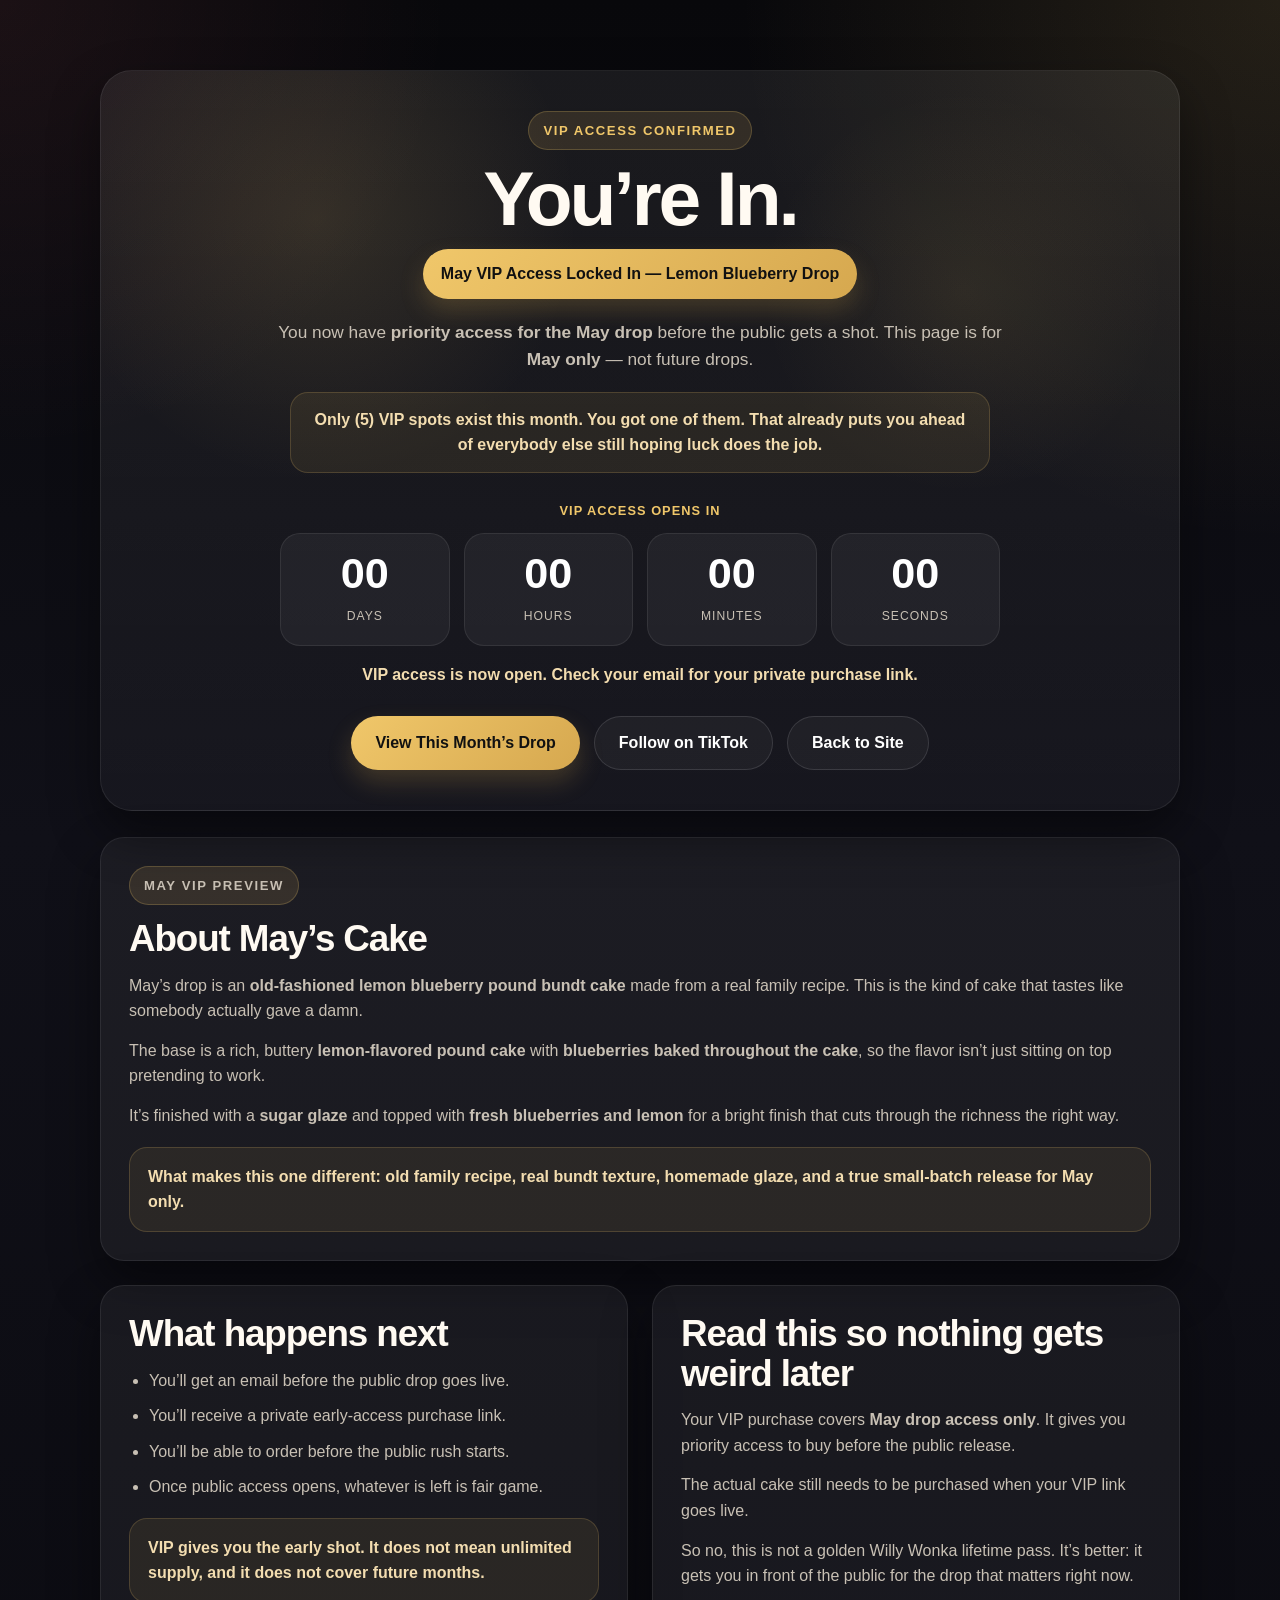
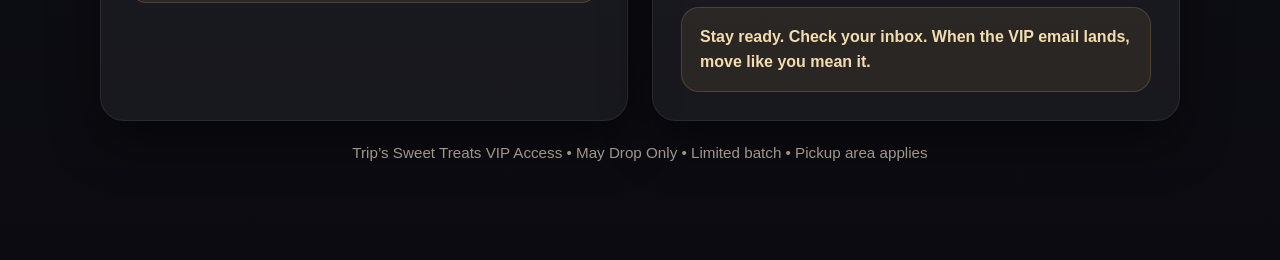
<file: vip-may.html>
<!DOCTYPE html>
<html lang="en">
<head>
  <meta charset="UTF-8" />
  <meta name="viewport" content="width=device-width, initial-scale=1.0"/>
  <title>VIP Access Confirmed | Trip's Sweet Treats</title>
  <meta name="description" content="VIP access confirmed for Trip's Sweet Treats May drop. Early access before the public release." />

  <style>
    :root {
      --bg: #0b0b0f;
      --bg-2: #141419;
      --card: rgba(255, 255, 255, 0.05);
      --border: rgba(255, 255, 255, 0.08);
      --text: #f7f3ed;
      --muted: #c8c0b4;
      --gold: #f0c76a;
      --gold-2: #d6a84f;
      --shadow: 0 22px 50px rgba(0, 0, 0, 0.45);
      --radius: 24px;
    }

    * {
      box-sizing: border-box;
    }

    body {
      margin: 0;
      font-family: Arial, Helvetica, sans-serif;
      color: var(--text);
      background:
        radial-gradient(circle at top right, rgba(240, 199, 106, 0.12), transparent 24%),
        radial-gradient(circle at top left, rgba(255, 123, 137, 0.08), transparent 20%),
        linear-gradient(180deg, #08080b 0%, #101018 45%, #0b0b11 100%);
      line-height: 1.6;
    }

    a {
      text-decoration: none;
      color: inherit;
    }

    .container {
      width: min(92%, 1080px);
      margin: 0 auto;
    }

    .page {
      padding: 70px 0 80px;
    }

    .hero-card {
      background: linear-gradient(180deg, rgba(255,255,255,0.07), rgba(255,255,255,0.03));
      border: 1px solid var(--border);
      border-radius: 32px;
      box-shadow: var(--shadow);
      padding: 40px 32px;
      text-align: center;
      margin-bottom: 26px;
      overflow: hidden;
      position: relative;
    }

    .hero-card::before {
      content: "";
      position: absolute;
      inset: 0;
      background:
        radial-gradient(circle at 20% 20%, rgba(240, 199, 106, 0.12), transparent 25%),
        radial-gradient(circle at 80% 30%, rgba(240, 199, 106, 0.08), transparent 20%);
      pointer-events: none;
    }

    .hero-card > * {
      position: relative;
      z-index: 1;
    }

    .eyebrow {
      display: inline-block;
      margin-bottom: 12px;
      padding: 8px 14px;
      border-radius: 999px;
      background: rgba(240, 199, 106, 0.12);
      border: 1px solid rgba(240, 199, 106, 0.22);
      color: var(--gold);
      font-size: 0.82rem;
      font-weight: 800;
      text-transform: uppercase;
      letter-spacing: 0.12em;
    }

    h1 {
      margin: 0 0 14px;
      font-size: clamp(2.4rem, 6vw, 4.8rem);
      line-height: 0.95;
      letter-spacing: -0.04em;
      color: #fffaf2;
    }

    .subhead {
      margin: 0 auto 18px;
      max-width: 760px;
      font-size: 1.08rem;
      color: var(--muted);
    }

    .vip-confirmed {
      display: inline-block;
      margin: 0 0 20px;
      padding: 12px 18px;
      border-radius: 999px;
      background: linear-gradient(135deg, #f0c76a 0%, #d6a84f 100%);
      color: #111;
      font-weight: 800;
      box-shadow: 0 12px 24px rgba(214, 168, 79, 0.22);
    }

    .spots-note {
      max-width: 700px;
      margin: 0 auto 24px;
      padding: 14px 18px;
      border-radius: 18px;
      background: rgba(240, 199, 106, 0.08);
      border: 1px solid rgba(240, 199, 106, 0.18);
      color: #f3ddb0;
      font-weight: 700;
    }

    .countdown-wrap {
      margin-top: 28px;
    }

    .countdown-label {
      margin: 0 0 12px;
      color: var(--gold);
      text-transform: uppercase;
      letter-spacing: 0.08em;
      font-size: 0.8rem;
      font-weight: 800;
    }

    .countdown {
      display: grid;
      grid-template-columns: repeat(4, 1fr);
      gap: 14px;
      max-width: 720px;
      margin: 0 auto;
    }

    .time-box {
      background: rgba(255, 255, 255, 0.05);
      border: 1px solid rgba(255, 255, 255, 0.08);
      border-radius: 20px;
      padding: 18px 12px;
      text-align: center;
    }

    .time-box strong {
      display: block;
      font-size: clamp(1.6rem, 4vw, 2.7rem);
      line-height: 1;
      margin-bottom: 6px;
      color: #fff;
    }

    .time-box span {
      color: var(--muted);
      text-transform: uppercase;
      font-size: 0.76rem;
      letter-spacing: 0.08em;
    }

    .status-line {
      margin-top: 16px;
      color: #f3ddb0;
      font-weight: 700;
    }

    .grid {
      display: grid;
      grid-template-columns: 1fr 1fr;
      gap: 24px;
      margin-top: 24px;
    }

    .card {
      background: var(--card);
      border: 1px solid var(--border);
      border-radius: var(--radius);
      box-shadow: var(--shadow);
      padding: 28px;
    }

    .card h2 {
      margin: 0 0 14px;
      font-size: clamp(1.6rem, 3vw, 2.3rem);
      line-height: 1.08;
      letter-spacing: -0.03em;
      color: #fffaf2;
    }

    .card p {
      margin: 0 0 14px;
      color: var(--muted);
    }

    .list {
      margin: 0;
      padding-left: 20px;
      color: var(--muted);
    }

    .list li + li {
      margin-top: 10px;
    }

    .highlight-box {
      margin-top: 18px;
      padding: 16px 18px;
      border-radius: 18px;
      background: rgba(240, 199, 106, 0.08);
      border: 1px solid rgba(240, 199, 106, 0.18);
      color: #f3ddb0;
      font-weight: 700;
    }

    .action-row {
      display: flex;
      gap: 14px;
      flex-wrap: wrap;
      justify-content: center;
      margin-top: 28px;
    }

    .btn {
      display: inline-flex;
      align-items: center;
      justify-content: center;
      min-height: 54px;
      padding: 0 24px;
      border-radius: 999px;
      font-weight: 800;
      transition: 0.25s ease;
      text-decoration: none;
      cursor: pointer;
    }

    .btn-primary {
      background: linear-gradient(135deg, #f0c76a 0%, #d6a84f 100%);
      color: #111;
      box-shadow: 0 12px 24px rgba(214, 168, 79, 0.22);
    }

    .btn-primary:hover {
      transform: translateY(-2px);
      box-shadow: 0 16px 30px rgba(214, 168, 79, 0.28);
    }

    .btn-secondary {
      background: rgba(255,255,255,0.04);
      color: #fff;
      border: 1px solid rgba(255,255,255,0.12);
    }

    .btn-secondary:hover {
      background: rgba(255,255,255,0.08);
      transform: translateY(-1px);
    }

    .footer-note {
      text-align: center;
      margin-top: 20px;
      color: #9f978b;
      font-size: 0.95rem;
    }

    @media (max-width: 900px) {
      .grid {
        grid-template-columns: 1fr;
      }

      .countdown {
        grid-template-columns: repeat(2, 1fr);
      }
    }

    @media (max-width: 640px) {
      .page {
        padding: 40px 0 60px;
      }

      .hero-card,
      .card {
        padding: 24px 18px;
      }

      .action-row {
        flex-direction: column;
      }

      .btn {
        width: 100%;
      }
    }
  </style>
</head>
<body>

  <main class="page">
    <div class="container">

      <section class="hero-card">
        <div class="eyebrow">VIP Access Confirmed</div>
        <h1>You’re In.</h1>
        <div class="vip-confirmed">May VIP Access Locked In — Lemon Blueberry Drop</div>

        <p class="subhead">
          You now have <strong>priority access for the May drop</strong> before the public gets a shot.
          This page is for <strong>May only</strong> — not future drops.
        </p>

        <div class="spots-note">
          Only <strong>(5)</strong> VIP spots exist this month. You got one of them. That already puts you ahead of everybody else still hoping luck does the job.
        </div>

        <div class="countdown-wrap">
          <p class="countdown-label">VIP access opens in</p>

          <div class="countdown" id="countdown">
            <div class="time-box">
              <strong id="days">00</strong>
              <span>Days</span>
            </div>
            <div class="time-box">
              <strong id="hours">00</strong>
              <span>Hours</span>
            </div>
            <div class="time-box">
              <strong id="minutes">00</strong>
              <span>Minutes</span>
            </div>
            <div class="time-box">
              <strong id="seconds">00</strong>
              <span>Seconds</span>
            </div>
          </div>

          <div class="status-line" id="status-line">
            Watch your email. Your private VIP purchase link will be sent before the public release.
          </div>
        </div>

        <div class="action-row">
          <a href="https://tripssweettreats.com/drop.html" class="btn btn-primary">View This Month’s Drop</a>
          <a href="https://www.tiktok.com/@roberttriplett250" target="_blank" rel="noopener" class="btn btn-secondary">Follow on TikTok</a>
          <a href="https://tripssweettreats.com" class="btn btn-secondary">Back to Site</a>
        </div>
      </section>

<section class="card" style="margin-top: 24px;">
  <p class="eyebrow">May VIP Preview</p>
  <h2>About May’s Cake</h2>

  <p>
    May’s drop is an <strong>old-fashioned lemon blueberry pound bundt cake</strong>
    made from a real family recipe. This is the kind of cake that tastes like somebody actually gave a damn.
  </p>

  <p>
    The base is a rich, buttery <strong>lemon-flavored pound cake</strong> with
    <strong>blueberries baked throughout the cake</strong>, so the flavor isn’t just sitting on top pretending to work.
  </p>

  <p>
    It’s finished with a <strong>sugar glaze</strong> and topped with
    <strong>fresh blueberries and lemon</strong> for a bright finish that cuts through the richness the right way.
  </p>

  <div class="highlight-box">
    <strong>What makes this one different:</strong> old family recipe, real bundt texture, homemade glaze,
    and a true small-batch release for May only.
  </div>
</section>


      <section class="grid">
        <div class="card">
          <h2>What happens next</h2>
          <ul class="list">
            <li>You’ll get an email before the public drop goes live.</li>
            <li>You’ll receive a private early-access purchase link.</li>
            <li>You’ll be able to order before the public rush starts.</li>
            <li>Once public access opens, whatever is left is fair game.</li>
          </ul>

          <div class="highlight-box">
            VIP gives you the early shot. It does <strong>not</strong> mean unlimited supply, and it does <strong>not</strong> cover future months.
          </div>
        </div>

        <div class="card">
          <h2>Read this so nothing gets weird later</h2>
          <p>
            Your VIP purchase covers <strong>May drop access only</strong>. It gives you priority access to buy before the public release.
          </p>
          <p>
            The actual cake still needs to be purchased when your VIP link goes live.
          </p>
          <p>
            So no, this is not a golden Willy Wonka lifetime pass. It’s better: it gets you in front of the public for the drop that matters right now.
          </p>

          <div class="highlight-box">
            Stay ready. Check your inbox. When the VIP email lands, move like you mean it.
          </div>
        </div>
      </section>

      <p class="footer-note">
        Trip’s Sweet Treats VIP Access • May Drop Only • Limited batch • Pickup area applies
      </p>

    </div>
  </main>

  <script>
    // Set this to when VIP buyers get their early-access link / VIP ordering window opens
    const vipOpenDate = new Date("2026-05-08T12:00:00-04:00").getTime();

    const daysEl = document.getElementById("days");
    const hoursEl = document.getElementById("hours");
    const minutesEl = document.getElementById("minutes");
    const secondsEl = document.getElementById("seconds");
    const statusLine = document.getElementById("status-line");

    function updateCountdown() {
      const now = new Date().getTime();
      const distance = vipOpenDate - now;

      if (distance <= 0) {
        daysEl.textContent = "00";
        hoursEl.textContent = "00";
        minutesEl.textContent = "00";
        secondsEl.textContent = "00";
        statusLine.textContent = "VIP access is now open. Check your email for your private purchase link.";
        return;
      }

      const days = Math.floor(distance / (1000 * 60 * 60 * 24));
      const hours = Math.floor((distance % (1000 * 60 * 60 * 24)) / (1000 * 60 * 60));
      const minutes = Math.floor((distance % (1000 * 60 * 60)) / (1000 * 60));
      const seconds = Math.floor((distance % (1000 * 60)) / 1000);

      daysEl.textContent = String(days).padStart(2, "0");
      hoursEl.textContent = String(hours).padStart(2, "0");
      minutesEl.textContent = String(minutes).padStart(2, "0");
      secondsEl.textContent = String(seconds).padStart(2, "0");
    }

    updateCountdown();
    setInterval(updateCountdown, 1000);
  </script>

</body>
</html>
</file>
<file: style.css>
:root {
  --bg: #0a0a0d;
  --bg-2: #12121a;
  --bg-3: #171722;
  --card: rgba(255, 255, 255, 0.06);
  --card-strong: rgba(255, 255, 255, 0.08);
  --border: rgba(255, 255, 255, 0.1);
  --text: #f7f3ed;
  --muted: #c7bfb4;
  --accent: #f0b35d;
  --accent-2: #ffdfb3;
  --accent-3: #ff7b89;
  --shadow: 0 18px 50px rgba(0, 0, 0, 0.42);
  --radius: 24px;
  --radius-sm: 18px;
  --max-width: 1180px;
  --transition: 0.28s ease;
}

* {
  box-sizing: border-box;
}

html {
  scroll-behavior: smooth;
}

body {
  margin: 0;
  font-family: Arial, Helvetica, sans-serif;
  color: var(--text);
  background:
    radial-gradient(circle at top right, rgba(240, 179, 93, 0.12), transparent 24%),
    radial-gradient(circle at top left, rgba(255, 123, 137, 0.08), transparent 20%),
    linear-gradient(180deg, #08080b 0%, #101018 40%, #0b0b11 100%);
  line-height: 1.6;
}

img {
  max-width: 100%;
  display: block;
  image-rendering: auto;
  backface-visibility: hidden;
}

a {
  text-decoration: none;
  color: inherit;
}

button,
input,
select {
  font: inherit;
}

.container {
  width: min(92%, var(--max-width));
  margin: 0 auto;
}

.section {
  padding: 88px 0;
}

/* ===== HEADER ===== */

.site-header {
  position: absolute;
  top: 0;
  left: 0;
  width: 100%;
  z-index: 1000;
  background: transparent;
  border: none;
  backdrop-filter: none;
}

.nav-wrap {
  height: 80px;
  display: flex;
  align-items: center;
  justify-content: space-between;
}

.brand {
  display: flex;
  align-items: center;
  overflow: hidden;
}

.brand-logo {
  max-height: 75px;
  width: auto;
  height: auto;
  display: block;
  object-fit: contain;
}

.brand img {
  height: auto !important;
}

.main-nav {
  display: flex;
  align-items: center;
  gap: 24px;
}

.main-nav a {
  color: var(--muted);
  font-size: 0.96rem;
  transition: var(--transition);
}

.main-nav a:hover {
  color: #fff;
}

/* ===== BUTTONS ===== */

.nav-cta,
.btn {
  display: inline-flex;
  align-items: center;
  justify-content: center;
  min-height: 52px;
  padding: 14px 22px;
  border-radius: 999px;
  font-weight: 700;
  transition: var(--transition);
  border: 1px solid transparent;
  cursor: pointer;
}

.nav-cta,
.btn-primary {
  background: linear-gradient(135deg, #f0b35d 0%, #d88a2d 100%);
  color: #1a1107;
  box-shadow: 0 12px 24px rgba(240, 179, 93, 0.22);
}

.nav-cta:hover,
.btn-primary:hover {
  transform: translateY(-2px);
  box-shadow: 0 16px 32px rgba(240, 179, 93, 0.28);
}

.btn-secondary {
  background: rgba(255, 255, 255, 0.04);
  color: #fff;
  border-color: rgba(255, 255, 255, 0.12);
}

.btn-secondary:hover {
  background: rgba(255, 255, 255, 0.08);
  transform: translateY(-1px);
}

.btn-full {
  width: 100%;
  text-align: center;
}

.vip-btn {
  display: inline-flex;
  align-items: center;
  justify-content: center;
  padding: 14px 26px;
  background: linear-gradient(135deg, #ffd54a, #ffb300);
  color: #111;
  font-weight: 700;
  font-size: 1.05rem;
  border-radius: 999px;
  text-decoration: none;
  box-shadow: 0 6px 18px rgba(0, 0, 0, 0.25);
  transition: all 0.25s ease;
}

.vip-btn:hover {
  transform: translateY(-2px) scale(1.03);
  box-shadow: 0 10px 25px rgba(0, 0, 0, 0.35);
}

.vip-btn:active {
  transform: scale(0.98);
}

.vip-btn.btn,
.btn.vip-btn {
  border: 1px solid transparent;
  box-shadow: 0 12px 24px rgba(255, 179, 0, 0.22);
}

.vip-btn.btn:hover,
.btn.vip-btn:hover {
  box-shadow: 0 16px 30px rgba(255, 179, 0, 0.28);
}

/* ===== TYPOGRAPHY ===== */

.eyebrow {
  margin: 0 0 14px;
  color: var(--accent-2);
  text-transform: uppercase;
  letter-spacing: 0.14em;
  font-size: 0.82rem;
  font-weight: 800;
  display: block;
}

.hero h1,
.section-heading h2,
.announcement-card h2,
.join-copy h2,
.final-cta-card h2,
.proof-card h2 {
  margin: 0;
  line-height: 1.02;
  letter-spacing: -0.04em;
}

.hero h1 {
  display: block;
  font-size: clamp(3rem, 6vw, 5.5rem);
  margin-bottom: 20px;
  line-height: 0.95;
}

.hero-text,
.section-heading p,
.announcement-card p,
.join-copy p,
.proof-card p,
.final-cta-card p,
.cake-copy p,
.step-card p {
  color: var(--muted);
}

/* ===== HERO ===== */

.hero-overlay,
.hero-card,
.hero-badge {
  display: none !important;
}

.hero {
  position: relative;
  padding: 190px 0 80px;
  overflow: hidden;
}

.hero::before {
  content: "";
  position: absolute;
  inset: 0;
  background: linear-gradient(to bottom, rgba(0, 0, 0, 0.5), transparent);
  z-index: 0;
}

.hero::after {
  content: "";
  position: absolute;
  inset: 0;
  background:
    radial-gradient(circle at 70% 30%, rgba(240, 179, 93, 0.15), transparent 25%),
    radial-gradient(circle at 80% 70%, rgba(255, 120, 140, 0.1), transparent 25%);
  pointer-events: none;
  z-index: 0;
}

.hero > * {
  position: relative;
  z-index: 1;
}

.hero-overlay {
  position: absolute;
  inset: 0;
  background:
    radial-gradient(circle at 75% 30%, rgba(240, 179, 93, 0.12), transparent 22%),
    radial-gradient(circle at 80% 60%, rgba(255, 123, 137, 0.08), transparent 18%);
  pointer-events: none;
}

.hero-grid {
  position: relative;
  z-index: 1;
  display: grid;
  grid-template-columns: 1.1fr 0.9fr;
  gap: 40px;
  align-items: center;
}

.hero-content {
  max-width: 650px;
}

.hero-text {
  max-width: 650px;
  font-size: 1.1rem;
  margin-bottom: 28px;
}

.hero-actions,
.final-actions {
  display: flex;
  gap: 14px;
  flex-wrap: wrap;
}

.hero-actions {
  margin-bottom: 24px;
}

.hero-badges,
.vip-badges {
  display: flex;
  flex-wrap: wrap;
  gap: 12px;
}

.hero-badges span,
.vip-badges span {
  background: rgba(255, 255, 255, 0.05);
  color: var(--muted);
  border: 1px solid rgba(255, 255, 255, 0.09);
  border-radius: 999px;
  padding: 10px 14px;
  font-size: 0.92rem;
}

.hero-visual {
  display: flex;
  justify-content: center;
}

.hero-logo-card {
  width: 100%;
  max-width: 520px;
  padding: 30px;
  border-radius: 32px;
  background: linear-gradient(180deg, rgba(255, 255, 255, 0.08), rgba(255, 255, 255, 0.03));
  border: 1px solid var(--border);
  box-shadow: var(--shadow);
  display: flex;
  align-items: center;
  justify-content: center;
}

.hero-logo {
  display: block;
  width: 100%;
  max-width: 420px;
  height: auto;
  object-fit: contain;
  margin: 0 auto;
  filter:
    drop-shadow(0 30px 60px rgba(0, 0, 0, 0.8))
    drop-shadow(0 0 25px rgba(240, 179, 93, 0.2));
}

/* ===== ANNOUNCEMENT ===== */

.announcement {
  padding: 10px 0 24px;
}

.announcement-grid {
  display: grid;
  grid-template-columns: 1fr 1fr;
  gap: 22px;
}

.announcement-card,
.step-card,
.stat-card,
.join-form-card,
.proof-card,
.final-cta-card,
.carousel-shell,
.faq-list details,
.next-drop-image,
.next-drop-copy,
.vip-copy,
.vip-card,
.vip-hero-card,
.vip-feature-card,
.vip-important-box,
.vip-buy-card {
  background: var(--card);
  border: 1px solid var(--border);
  border-radius: var(--radius);
  box-shadow: var(--shadow);
}

.announcement-card,
.join-form-card,
.proof-card,
.final-cta-card {
  padding: 28px;
}

.mini-label {
  margin: 0 0 10px;
  color: var(--accent-2);
  text-transform: uppercase;
  letter-spacing: 0.12em;
  font-size: 0.76rem;
  font-weight: 800;
}

.announcement-card h2 {
  font-size: clamp(1.7rem, 4vw, 2.6rem);
  margin-bottom: 10px;
}

.countdown {
  display: grid;
  grid-template-columns: repeat(4, 1fr);
  gap: 12px;
  margin-top: 14px;
}

.time-box {
  background: rgba(255, 255, 255, 0.05);
  border: 1px solid rgba(255, 255, 255, 0.09);
  border-radius: 18px;
  padding: 16px 12px;
  text-align: center;
}

.time-box strong {
  display: block;
  font-size: clamp(1.6rem, 4vw, 2.5rem);
  line-height: 1;
  margin-bottom: 6px;
}

.time-box span {
  color: var(--muted);
  text-transform: uppercase;
  font-size: 0.78rem;
  letter-spacing: 0.08em;
}

/* ===== GENERAL SECTIONS ===== */

.section-heading {
  max-width: 760px;
  margin-bottom: 34px;
}

.section-heading h2 {
  font-size: clamp(2rem, 4vw, 3.2rem);
  margin-bottom: 14px;
}

.steps-grid {
  display: grid;
  grid-template-columns: repeat(3, 1fr);
  gap: 22px;
}

.step-card {
  padding: 26px;
}

.step-number {
  width: 54px;
  height: 54px;
  border-radius: 50%;
  display: grid;
  place-items: center;
  background: rgba(240, 179, 93, 0.12);
  color: var(--accent-2);
  border: 1px solid rgba(240, 179, 93, 0.24);
  font-weight: 800;
  margin-bottom: 16px;
}

.step-card h3 {
  margin: 0 0 10px;
  font-size: 1.24rem;
}

/* ===== CAROUSEL ===== */

.carousel-shell {
  position: relative;
  overflow: hidden;
  padding: 22px;
}

.carousel-window {
  overflow: hidden;
  border-radius: 20px;
}

.carousel-track {
  display: flex;
  transition: transform 0.45s ease;
}

.cake-slide {
  min-width: 100%;
  display: grid;
  grid-template-columns: 0.95fr 1.05fr;
  gap: 28px;
  align-items: center;
  opacity: 0.55;
  transform: scale(0.98);
  transition: var(--transition);
}

.cake-slide.active {
  opacity: 1;
  transform: scale(1);
}

.cake-image-wrap {
  padding: 12px;
}

.cake-image-wrap img {
  display: block;
  width: 100%;
  max-width: 440px;
  height: auto;
  margin: 0 auto;
  object-fit: contain;
  filter: drop-shadow(0 24px 40px rgba(0, 0, 0, 0.6));
}

.cake-copy h3 {
  margin: 0 0 12px;
  font-size: clamp(1.8rem, 4vw, 2.8rem);
  letter-spacing: -0.03em;
}

.cake-tag {
  color: var(--accent-2);
  text-transform: uppercase;
  letter-spacing: 0.12em;
  font-size: 0.78rem;
  font-weight: 800;
  margin-bottom: 10px;
}

.carousel-btn {
  position: absolute;
  top: 50%;
  transform: translateY(-50%);
  width: 52px;
  height: 52px;
  border-radius: 50%;
  border: 1px solid rgba(255, 255, 255, 0.14);
  background: rgba(10, 10, 15, 0.72);
  color: #fff;
  font-size: 2rem;
  cursor: pointer;
  transition: var(--transition);
  z-index: 2;
}

.carousel-btn:hover {
  background: rgba(255, 255, 255, 0.1);
}

.carousel-btn.prev {
  left: 16px;
}

.carousel-btn.next {
  right: 16px;
}

.carousel-dots {
  display: flex;
  justify-content: center;
  gap: 10px;
  margin-top: 20px;
}

.dot {
  width: 12px;
  height: 12px;
  border: 0;
  border-radius: 50%;
  background: rgba(255, 255, 255, 0.22);
  cursor: pointer;
  transition: var(--transition);
}

.dot.active {
  background: var(--accent);
  transform: scale(1.15);
}

/* ===== STATS ===== */

.stats-grid {
  display: grid;
  grid-template-columns: repeat(3, 1fr);
  gap: 18px;
}

.stat-card {
  padding: 26px;
  text-align: center;
}

.stat-card strong {
  display: block;
  font-size: clamp(2.2rem, 5vw, 3.2rem);
  line-height: 1;
  margin-bottom: 8px;
  color: #fff;
}

.stat-card span {
  color: var(--muted);
}

/* ===== JOIN / PROOF ===== */

.join-grid,
.proof-grid {
  display: grid;
  grid-template-columns: 1fr 1fr;
  gap: 26px;
  align-items: start;
}

.join-copy h2,
.proof-card h2,
.final-cta-card h2 {
  font-size: clamp(2rem, 4vw, 3rem);
  margin-bottom: 14px;
}

.join-points {
  display: grid;
  gap: 16px;
  margin-top: 28px;
}

.join-point {
  background: rgba(255, 255, 255, 0.05);
  border: 1px solid rgba(255, 255, 255, 0.08);
  border-radius: 18px;
  padding: 18px;
}

.join-point strong {
  display: block;
  margin-bottom: 6px;
}

.join-point p {
  margin: 0;
}

.drop-form {
  display: grid;
  gap: 10px;
}

.drop-form label {
  font-weight: 700;
  font-size: 0.95rem;
}

.drop-form input,
.drop-form select {
  width: 100%;
  padding: 15px 16px;
  border-radius: 14px;
  border: 1px solid rgba(255, 255, 255, 0.12);
  background: rgba(255, 255, 255, 0.05);
  color: #fff;
  outline: none;
  margin-bottom: 6px;
}

.drop-form input::placeholder {
  color: #b8b0a5;
}

.checkbox-wrap {
  display: flex;
  align-items: flex-start;
  gap: 10px;
  margin: 8px 0 12px;
  color: var(--muted);
  font-weight: 400 !important;
}

.checkbox-wrap input {
  width: auto;
  margin-top: 3px;
}

.proof-list {
  margin: 0;
  padding-left: 22px;
  color: var(--muted);
}

.proof-list li + li {
  margin-top: 12px;
}

/* ===== MAILERLITE POPUP BUTTON SECTIONS ===== */

.join-form-card {
  padding: 28px;
}

.join-form-card .drop-form,
.vip-signup-card {
  display: flex;
  flex-direction: column;
  justify-content: center;
  gap: 0;
}

.join-form-card .drop-form h3,
.vip-signup-card h3 {
  margin: 0 0 10px;
  font-size: 1.5rem;
  color: #fffaf2;
}

.join-form-card .drop-form p,
.vip-signup-card p {
  margin: 0 0 18px;
  color: var(--muted);
  line-height: 1.6;
}

.join-form-card .drop-form .btn,
.vip-signup-card .btn {
  width: 100%;
  text-align: center;
}

.join-form-card .drop-form .btn + .btn,
.vip-signup-card .btn + .btn {
  margin-top: 14px;
}

/* ===== FAQ ===== */

.faq-list {
  display: grid;
  gap: 14px;
}

.faq-list details {
  padding: 20px 22px;
}

.faq-list summary {
  cursor: pointer;
  font-weight: 800;
}

.faq-list p {
  margin: 12px 0 0;
  color: var(--muted);
}

/* ===== CTA / FOOTER ===== */

.final-cta-card {
  text-align: center;
}

.final-cta-card p {
  max-width: 760px;
  margin-left: auto;
  margin-right: auto;
}

.final-actions {
  justify-content: center;
  margin-top: 24px;
}

.site-footer {
  padding: 26px 0 40px;
  color: var(--muted);
}

.footer-wrap {
  display: flex;
  justify-content: space-between;
  gap: 16px;
  flex-wrap: wrap;
  border-top: 1px solid rgba(255, 255, 255, 0.08);
  padding-top: 22px;
}

/* ===== NEXT DROP ===== */

.next-drop-grid {
  display: grid;
  grid-template-columns: 0.95fr 1.05fr;
  gap: 30px;
  align-items: center;
}

.next-drop-image {
  position: relative;
  padding: 28px;
  display: flex;
  align-items: center;
  justify-content: center;
  min-height: 520px;
  overflow: hidden;
}

.next-drop-photo {
  width: 100%;
  max-width: 430px;
  max-height: 500px;
  height: auto;
  display: block;
  object-fit: contain;
  filter: drop-shadow(0 24px 40px rgba(0, 0, 0, 0.6));
}

.drop-badge {
  position: absolute;
  top: 18px;
  left: 18px;
  z-index: 5;
  background: linear-gradient(135deg, #f0b35d 0%, #d88a2d 100%);
  color: #1a1107;
  padding: 10px 14px;
  border-radius: 999px;
  font-size: 0.82rem;
  font-weight: 800;
  letter-spacing: 0.06em;
  text-transform: uppercase;
  box-shadow: 0 10px 24px rgba(240, 179, 93, 0.22);
}

.next-drop-copy {
  padding: 34px;
}

.next-drop-copy h2 {
  margin: 0 0 14px;
  font-size: clamp(2rem, 4vw, 3.1rem);
  line-height: 1.04;
  letter-spacing: -0.03em;
}

.next-drop-subtext {
  margin: 0 0 24px;
  color: var(--muted);
  font-size: 1.03rem;
  max-width: 700px;
}

.next-drop-crafted {
  margin: 0 0 24px;
  color: var(--muted);
  font-size: 1rem;
  line-height: 1.7;
}

.next-drop-details {
  display: grid;
  grid-template-columns: repeat(3, 1fr);
  gap: 14px;
  margin-bottom: 24px;
}

.drop-detail {
  background: rgba(255, 255, 255, 0.05);
  border: 1px solid rgba(255, 255, 255, 0.08);
  border-radius: 18px;
  padding: 16px;
}

.drop-detail strong {
  display: block;
  margin-bottom: 6px;
  font-size: 0.95rem;
  color: #fff;
}

.drop-detail span {
  color: var(--muted);
  font-size: 0.95rem;
}

.next-drop-actions {
  display: flex;
  gap: 14px;
  flex-wrap: wrap;
  margin-bottom: 14px;
}

.next-drop-note {
  margin: 0 0 10px;
  color: var(--muted);
  font-size: 0.94rem;
}

.text-link {
  color: var(--accent-2);
  font-weight: 700;
  text-decoration: none;
  transition: 0.2s ease;
}

.text-link:hover {
  color: #fff;
}

.next-drop-countdown {
  margin-bottom: 24px;
}

.countdown-label {
  margin: 0 0 12px;
  color: var(--accent-2);
  text-transform: uppercase;
  letter-spacing: 0.08em;
  font-size: 0.8rem;
  font-weight: 800;
}

.countdown-row {
  display: grid;
  grid-template-columns: repeat(4, 1fr);
  gap: 12px;
}

.count-box {
  background: rgba(255, 255, 255, 0.05);
  border: 1px solid rgba(255, 255, 255, 0.08);
  border-radius: 18px;
  padding: 16px 12px;
  text-align: center;
}

.count-box strong {
  display: block;
  font-size: clamp(1.5rem, 3vw, 2.2rem);
  line-height: 1;
  margin-bottom: 6px;
}

.count-box span {
  color: var(--muted);
  text-transform: uppercase;
  font-size: 0.78rem;
  letter-spacing: 0.08em;
}

/* ===== VIP LANDING / PAGE ===== */

.vip-box {
  display: grid;
  grid-template-columns: 1.15fr 0.85fr;
  gap: 26px;
  align-items: stretch;
}

.vip-copy,
.vip-card {
  border-radius: var(--radius);
}

.vip-copy {
  padding: 32px;
}

.vip-copy h2 {
  margin: 0 0 14px;
  font-size: clamp(2rem, 4vw, 3rem);
  line-height: 1.05;
  letter-spacing: -0.03em;
}

.vip-intro {
  margin: 0;
  color: var(--muted);
  max-width: 700px;
}

.vip-features {
  display: grid;
  gap: 16px;
  margin-top: 26px;
}

.vip-feature {
  background: rgba(255, 255, 255, 0.05);
  border: 1px solid rgba(255, 255, 255, 0.08);
  border-radius: 18px;
  padding: 18px;
}

.vip-feature strong {
  display: block;
  margin-bottom: 6px;
  font-size: 1rem;
}

.vip-feature p {
  margin: 0;
  color: var(--muted);
}

.vip-card {
  padding: 28px;
}

.vip-card h3 {
  margin: 0 0 10px;
  font-size: 1.8rem;
}

.vip-price {
  font-size: 2.8rem;
  font-weight: 800;
  line-height: 1;
  margin-bottom: 18px;
  color: var(--accent-2);
}

.vip-list {
  margin: 0 0 22px;
  padding-left: 20px;
  color: var(--muted);
}

.vip-list li + li {
  margin-top: 10px;
}

.vip-note {
  margin-top: 16px;
  font-size: 0.95rem;
  color: var(--muted);
  line-height: 1.55;
}

.vip-note-small {
  font-size: 0.88rem;
  opacity: 0.92;
}

/* ===== VIP PAGE ===== */

.vip-hero {
  padding: 180px 0 90px;
}

.vip-hero-grid {
  display: grid;
  grid-template-columns: 1.1fr 0.9fr;
  gap: 28px;
  align-items: center;
}

.vip-hero-copy h1 {
  font-size: clamp(2.8rem, 6vw, 5rem);
  line-height: 0.96;
  letter-spacing: -0.04em;
  margin: 0 0 20px;
}

.vip-hero-text {
  color: var(--muted);
  font-size: 1.08rem;
  margin-bottom: 28px;
  max-width: 680px;
}

.vip-hero-actions {
  display: flex;
  gap: 14px;
  flex-wrap: wrap;
  margin-bottom: 22px;
}

.vip-hero-card {
  padding: 32px;
}

.vip-hero-card h2 {
  margin: 0 0 12px;
  font-size: clamp(2rem, 4vw, 3rem);
  line-height: 1.05;
}

.vip-price-big {
  font-size: 3.4rem;
  font-weight: 800;
  line-height: 1;
  color: var(--accent-2);
  margin-bottom: 18px;
}

.vip-summary-list {
  margin: 0;
  padding-left: 20px;
  color: var(--muted);
}

.vip-summary-list li + li {
  margin-top: 10px;
}

.vip-features-grid {
  display: grid;
  grid-template-columns: repeat(3, 1fr);
  gap: 20px;
}

.vip-feature-card {
  padding: 24px;
}

.vip-feature-card h3 {
  margin: 0 0 10px;
  font-size: 1.2rem;
}

.vip-feature-card p {
  margin: 0;
  color: var(--muted);
}

.vip-important-box {
  padding: 32px;
}

.vip-important-box h2 {
  margin: 0 0 20px;
  font-size: clamp(2rem, 4vw, 3rem);
  line-height: 1.05;
}

.vip-rules-grid {
  display: grid;
  grid-template-columns: 1fr 1fr;
  gap: 20px;
}

.vip-rule-card {
  padding: 24px;
  border-radius: 20px;
}

.vip-rule-card.good,
.vip-rule-card.warning {
  background: rgba(255, 255, 255, 0.04);
  border: 1px solid rgba(255, 255, 255, 0.08);
}

.vip-rule-card h3 {
  margin: 0 0 12px;
}

.vip-rule-card ul {
  margin: 0;
  padding-left: 20px;
  color: var(--muted);
}

.vip-rule-card li + li {
  margin-top: 10px;
}

.vip-disclaimer {
  margin: 22px 0 0;
  color: var(--muted);
  font-size: 1rem;
}

.vip-buy-card {
  text-align: center;
  padding: 36px 28px;
  max-width: 760px;
  margin: 0 auto;
}

.vip-buy-card h2 {
  margin: 0 0 12px;
  font-size: clamp(2rem, 4vw, 3rem);
}

.vip-buy-card p {
  color: var(--muted);
  margin-bottom: 22px;
}

.vip-buy-btn {
  min-width: 260px;
}

.vip-buy-note {
  margin-top: 16px;
  font-size: 0.95rem;
  color: var(--muted);
}

/* ===== SOCIAL / TIKTOK ===== */

.social-proof-signup {
  padding: 90px 20px;
  background:
    radial-gradient(circle at top left, rgba(255, 214, 102, 0.08), transparent 30%),
    linear-gradient(180deg, #111111 0%, #0b0b0b 100%);
  color: #f5f1e8;
}

.social-proof-grid {
  max-width: 1200px;
  margin: 0 auto;
  display: grid;
  grid-template-columns: 1.1fr 0.9fr;
  gap: 42px;
  align-items: center;
}

.social-copy .eyebrow {
  display: inline-block;
  margin-bottom: 14px;
  font-size: 0.85rem;
  font-weight: 700;
  text-transform: uppercase;
  letter-spacing: 0.14em;
  color: #d6a84f;
}

.social-copy h2 {
  margin: 0 0 18px;
  font-size: clamp(2rem, 4vw, 3.4rem);
  line-height: 1.08;
  letter-spacing: -0.03em;
  color: #fffaf2;
}

.social-subtext {
  max-width: 620px;
  margin-bottom: 24px;
  font-size: 1.05rem;
  line-height: 1.7;
  color: rgba(245, 241, 232, 0.82);
}

.social-benefits {
  list-style: none;
  padding: 0;
  margin: 0 0 28px;
}

.social-benefits li {
  position: relative;
  padding-left: 28px;
  margin-bottom: 12px;
  color: rgba(245, 241, 232, 0.9);
  line-height: 1.5;
}

.social-benefits li::before {
  content: "•";
  position: absolute;
  left: 8px;
  top: 0;
  color: #d6a84f;
  font-size: 1.2rem;
  line-height: 1.2;
}

.vip-signup-card,
.social-media-card {
  background: rgba(255, 255, 255, 0.04);
  border: 1px solid rgba(214, 168, 79, 0.22);
  border-radius: 24px;
  box-shadow: 0 18px 50px rgba(0, 0, 0, 0.28);
  backdrop-filter: blur(6px);
}

.vip-signup-card {
  max-width: 560px;
  padding: 28px;
}

.vip-form-row {
  margin-bottom: 14px;
}

.vip-form-row input {
  width: 100%;
  padding: 15px 16px;
  border-radius: 14px;
  border: 1px solid rgba(214, 168, 79, 0.18);
  background: rgba(255, 255, 255, 0.06);
  color: #fff;
  font-size: 1rem;
  outline: none;
  box-sizing: border-box;
}

.vip-form-row input::placeholder {
  color: rgba(255, 255, 255, 0.5);
}

.vip-form-row input:focus {
  border-color: #d6a84f;
  box-shadow: 0 0 0 3px rgba(214, 168, 79, 0.16);
}

.vip-submit {
  width: 100%;
  margin-top: 4px;
}

.social-media-card {
  padding: 26px;
  text-align: center;
}

.social-card-top {
  margin-bottom: 18px;
}

.social-badge {
  display: inline-block;
  margin-bottom: 10px;
  padding: 7px 12px;
  border-radius: 999px;
  background: rgba(214, 168, 79, 0.14);
  color: #d6a84f;
  font-size: 0.78rem;
  font-weight: 700;
  text-transform: uppercase;
  letter-spacing: 0.12em;
}

.social-card-top h3 {
  margin: 0 0 8px;
  font-size: 1.55rem;
  color: #fffaf2;
}

.social-card-top p {
  margin: 0;
  color: rgba(245, 241, 232, 0.76);
  line-height: 1.6;
}

.tiktok-shell {
  display: flex;
  justify-content: center;
  margin: 18px 0 22px;
  padding: 14px;
  border-radius: 22px;
  background: rgba(0, 0, 0, 0.24);
  border: 1px solid rgba(214, 168, 79, 0.12);
}

.tiktok-embed {
  margin: 0 !important;
  max-width: 340px !important;
  min-width: 280px !important;
  border-radius: 18px !important;
  overflow: hidden !important;
  box-shadow: 0 10px 28px rgba(0, 0, 0, 0.35) !important;
}

.social-follow-btn {
  width: 100%;
}

/* ===== RESPONSIVE ===== */

@media (max-width: 1100px) {
  .hero-grid,
  .join-grid,
  .proof-grid,
  .cake-slide,
  .announcement-grid,
  .steps-grid,
  .stats-grid {
    grid-template-columns: 1fr;
  }

  .hero-visual {
    order: -1;
  }

  .cake-slide {
    gap: 10px;
  }
}

@media (max-width: 980px) {
  .vip-box,
  .vip-hero-grid,
  .vip-rules-grid,
  .vip-features-grid,
  .next-drop-grid {
    grid-template-columns: 1fr;
  }

  .next-drop-details {
    grid-template-columns: 1fr;
  }

  .next-drop-copy {
    text-align: center;
  }

  .next-drop-actions,
  .text-link,
  .vip-hero-actions,
  .vip-badges,
  .hero-actions,
  .hero-badges {
    justify-content: center;
  }

  .hero-grid {
    grid-template-columns: 1fr;
    text-align: center;
  }

  .hero-content {
    margin: 0 auto;
  }

  .hero-visual {
    order: -1;
  }

  .vip-hero-copy,
  .vip-hero-card {
    text-align: center;
  }

  .countdown-row {
    grid-template-columns: repeat(2, 1fr);
  }
}

@media (max-width: 900px) {
  .social-proof-grid {
    grid-template-columns: 1fr;
  }

  .social-copy h2 {
    font-size: 2.3rem;
  }

  .vip-signup-card,
  .social-media-card {
    max-width: 100%;
  }
}

@media (max-width: 860px) {
  .nav-wrap {
    flex-wrap: wrap;
    justify-content: center;
    padding: 14px 0;
    height: auto;
  }

  .main-nav {
    flex-wrap: wrap;
    justify-content: center;
    gap: 14px 18px;
  }

  .countdown {
    grid-template-columns: repeat(2, 1fr);
  }

  .carousel-btn {
    width: 44px;
    height: 44px;
    font-size: 1.6rem;
  }
}

@media (max-width: 640px) {
  .section {
    padding: 66px 0;
  }

  .hero {
    padding: 120px 0 60px;
  }

  .hero h1 {
    font-size: 2.6rem;
  }

  .brand-logo {
    width: 86px;
  }

  .nav-cta,
  .btn,
  .hero-actions .btn,
  .hero-actions .vip-btn,
  .final-actions .btn,
  .join-form-card .drop-form .btn,
  .vip-signup-card .btn {
    width: 100%;
  }

  .hero-actions,
  .final-actions {
    flex-direction: column;
  }

  .hero-badges {
    flex-direction: column;
  }

  .carousel-shell {
    padding: 18px 12px 22px;
  }

  .carousel-btn.prev {
    left: 8px;
  }

  .carousel-btn.next {
    right: 8px;
  }

  .cake-copy {
    text-align: center;
  }

  .social-proof-signup {
    padding: 70px 16px;
  }

  .social-copy h2 {
    font-size: 1.95rem;
  }

  .social-subtext {
    font-size: 1rem;
  }

  .vip-signup-card,
  .social-media-card {
    padding: 22px 18px;
    border-radius: 20px;
  }

  .tiktok-embed {
    max-width: 100% !important;
    min-width: 100% !important;
  }

  .footer-wrap {
    flex-direction: column;
  }
}
</file>
